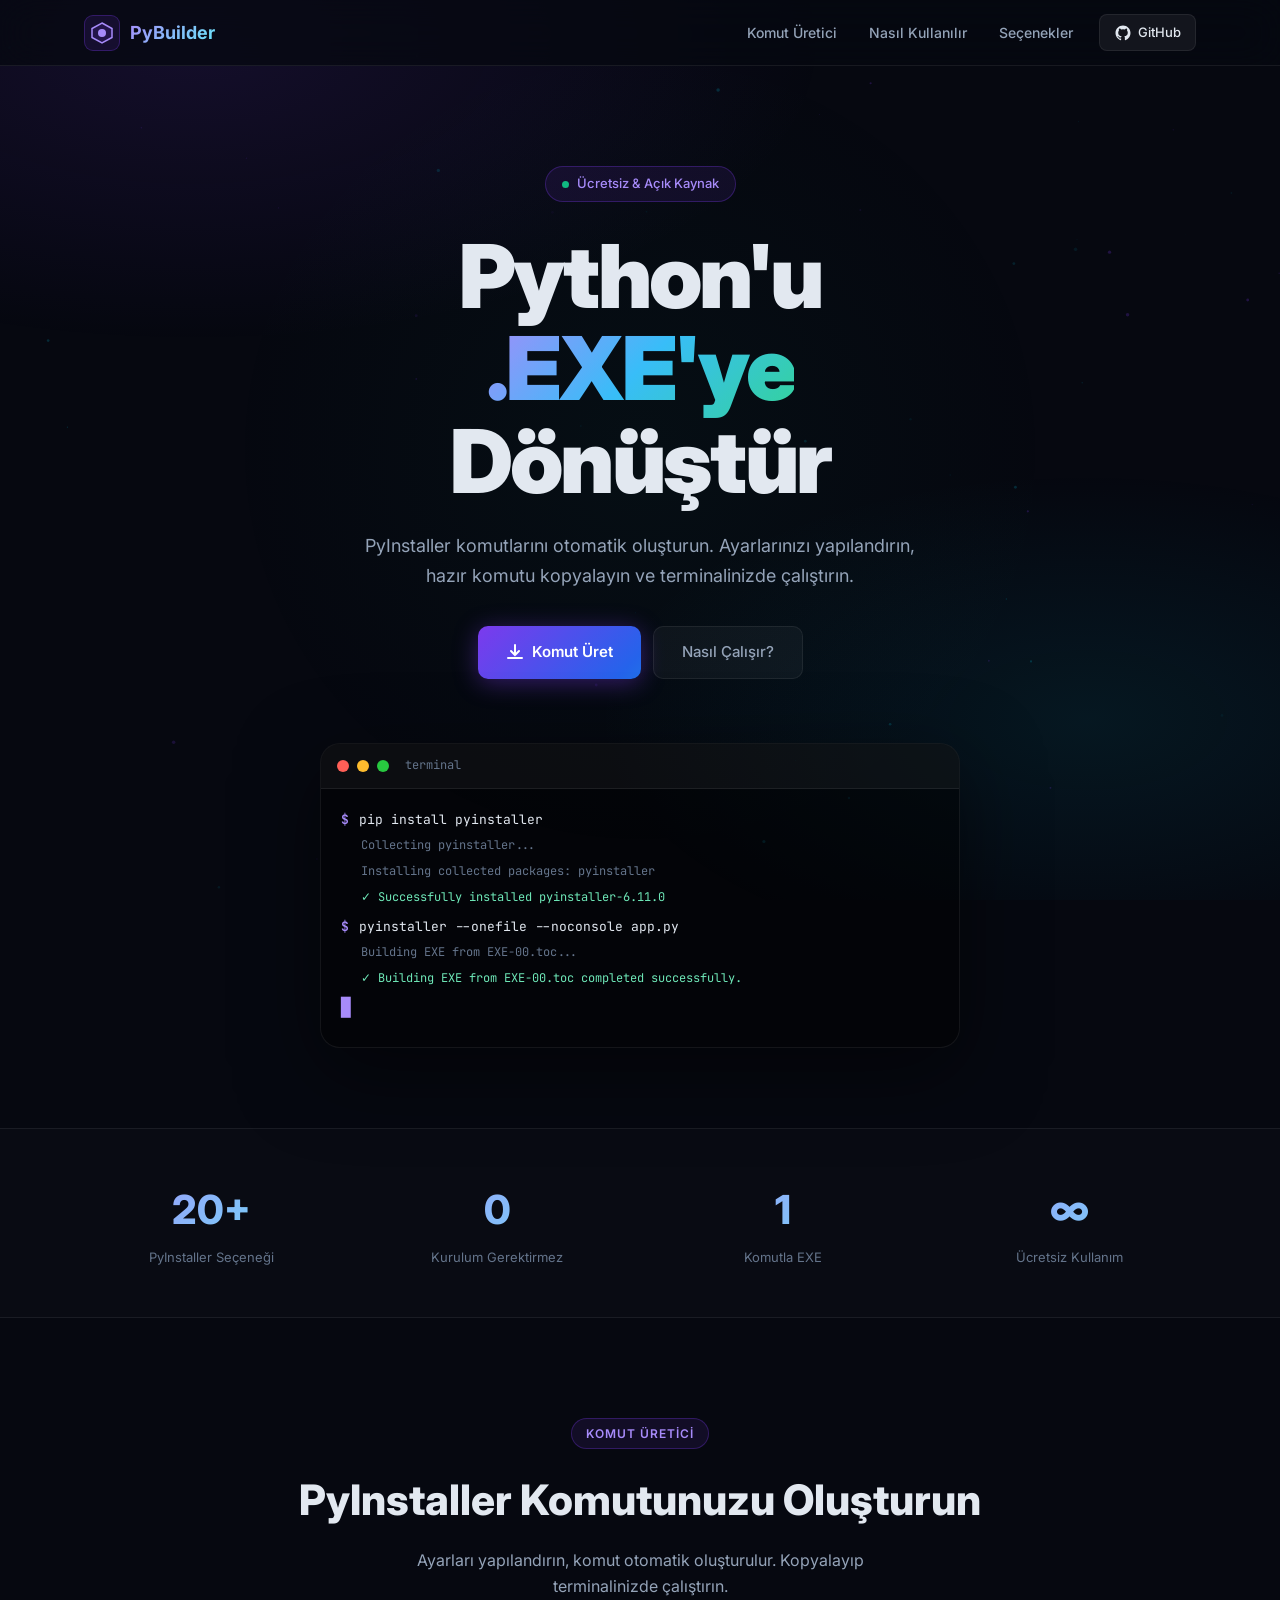
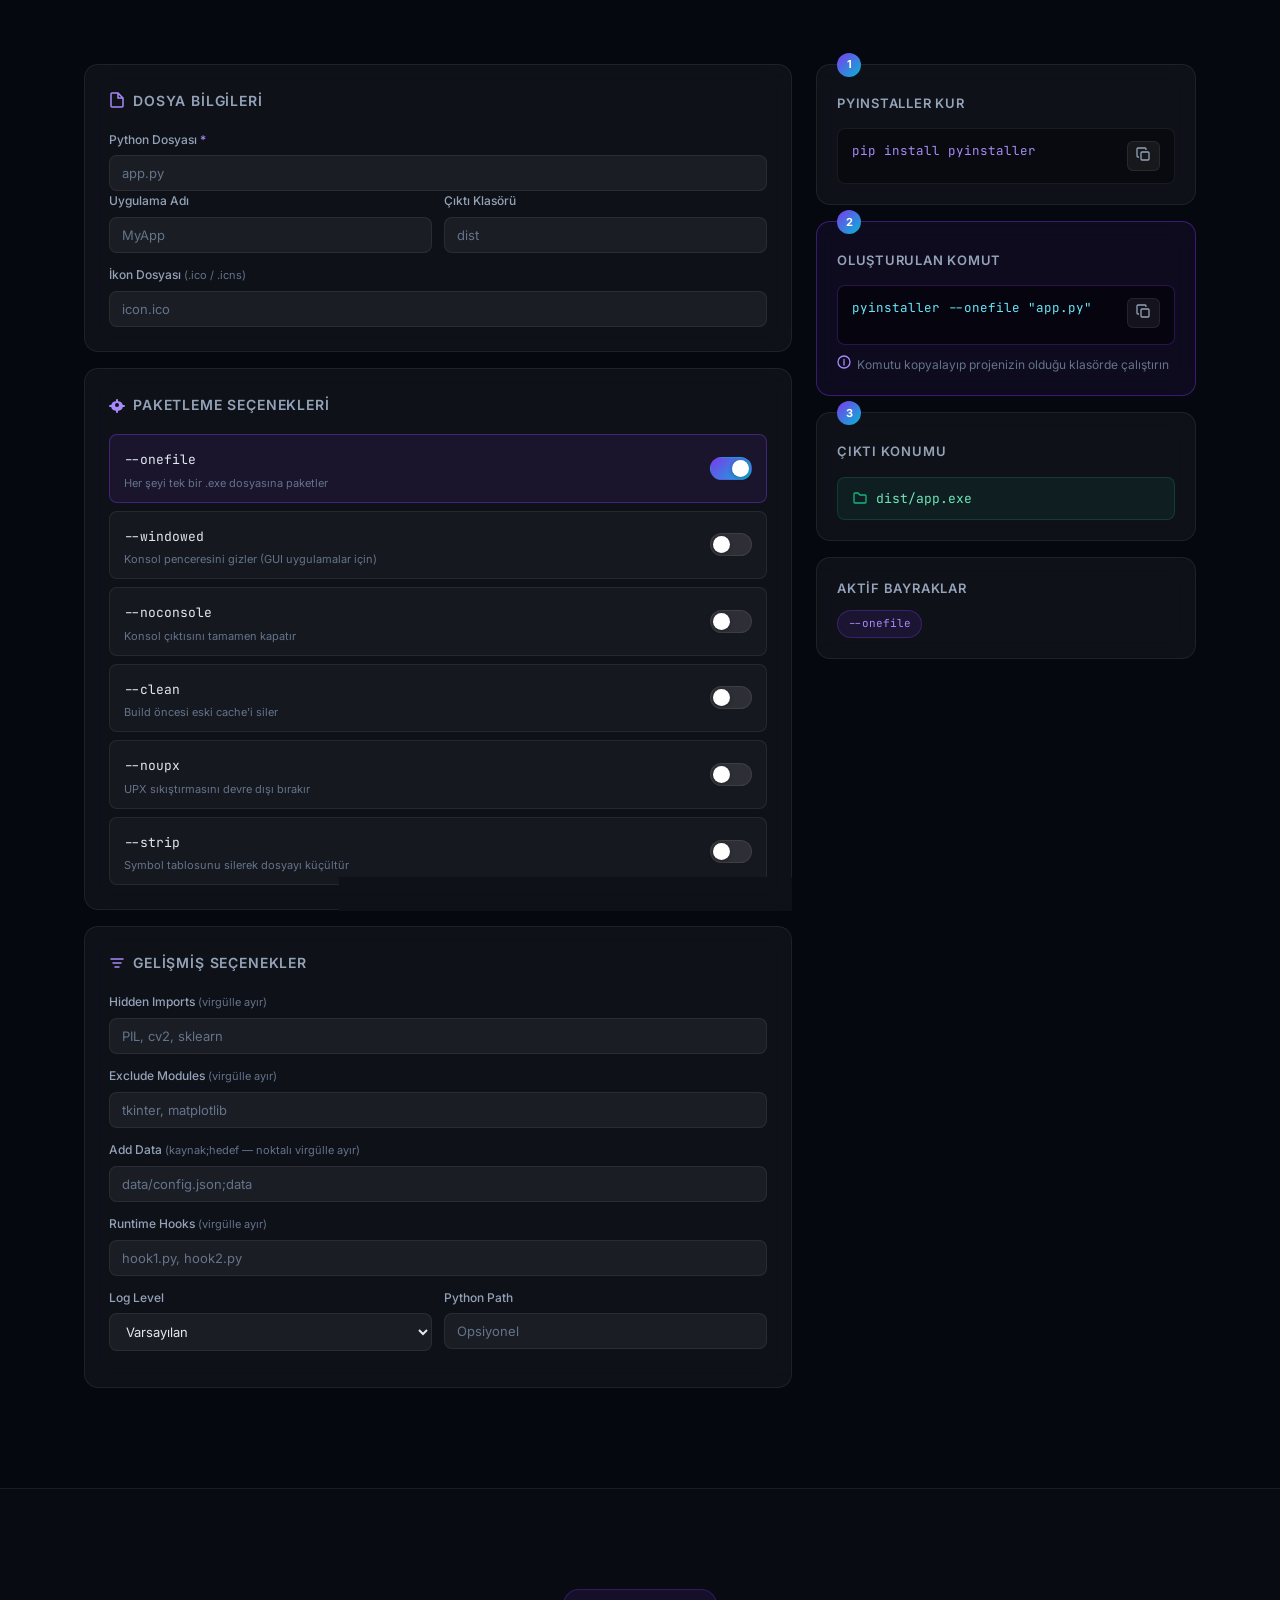
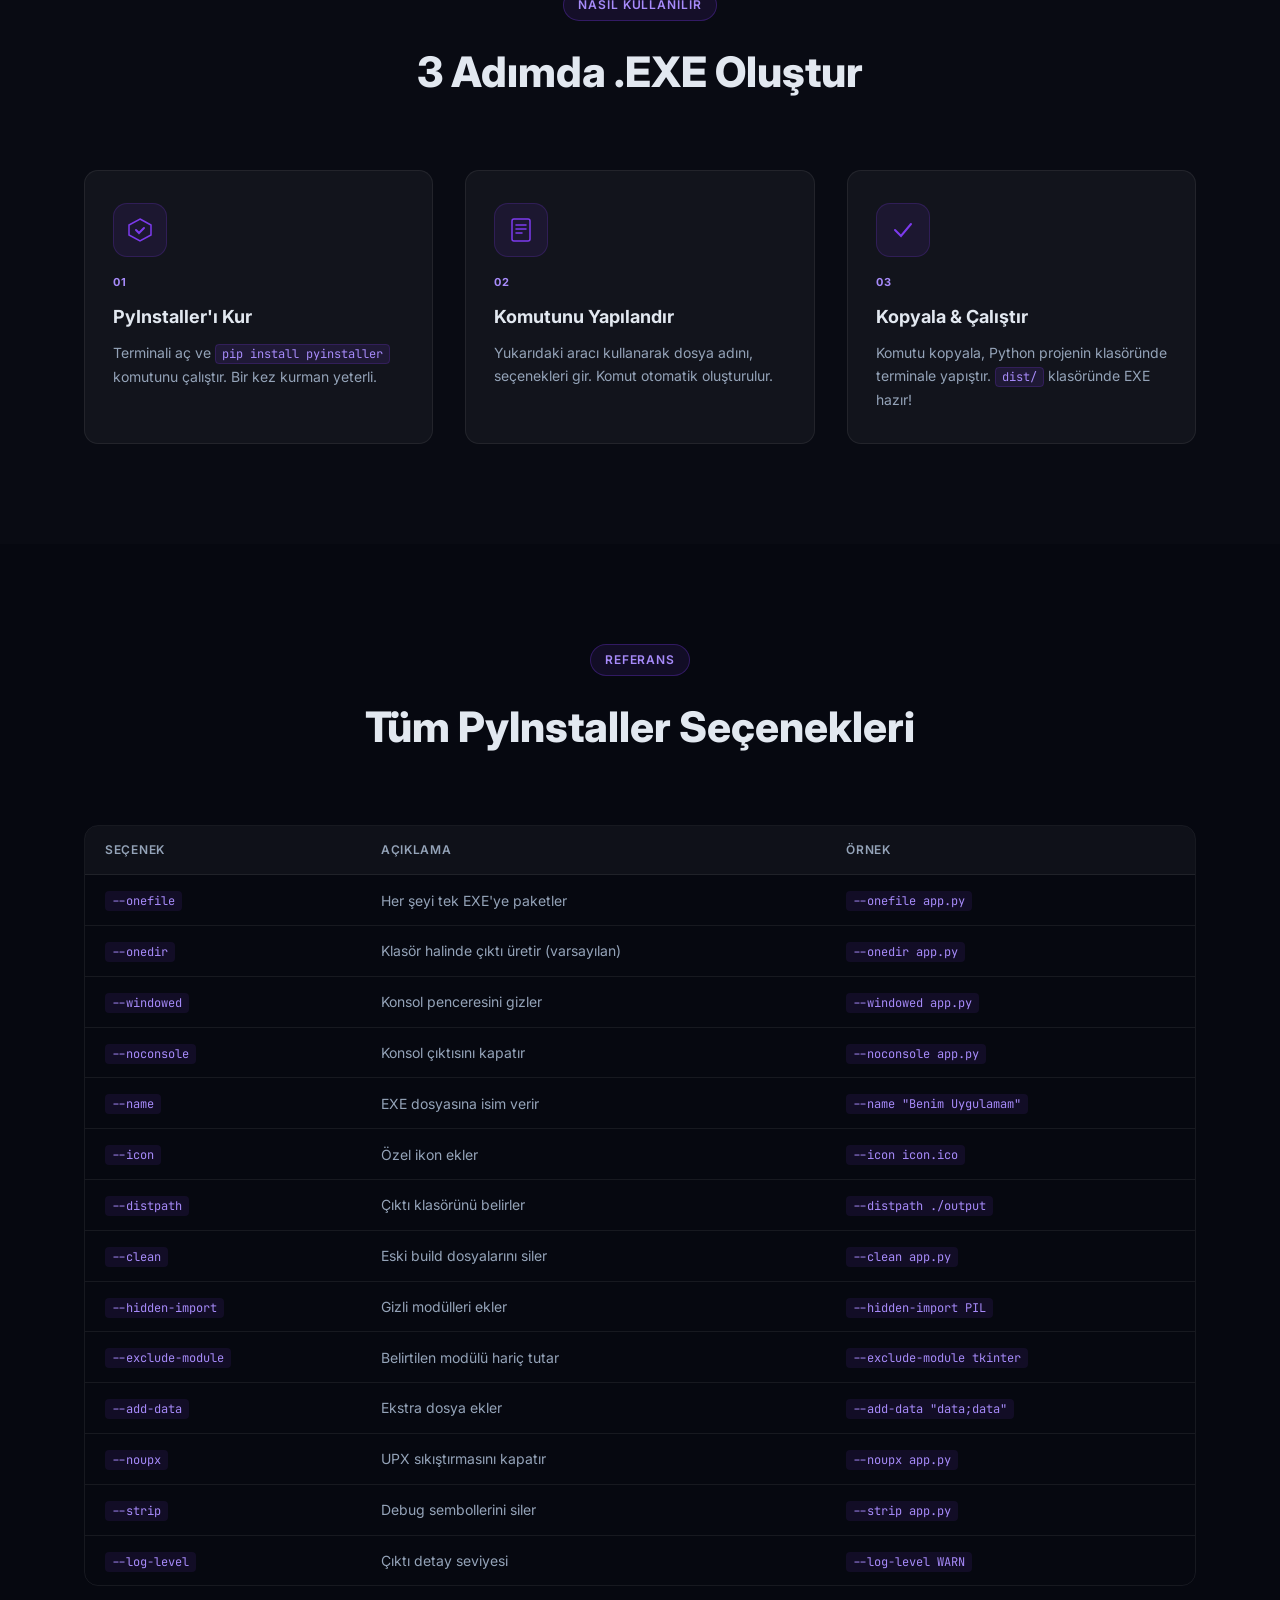
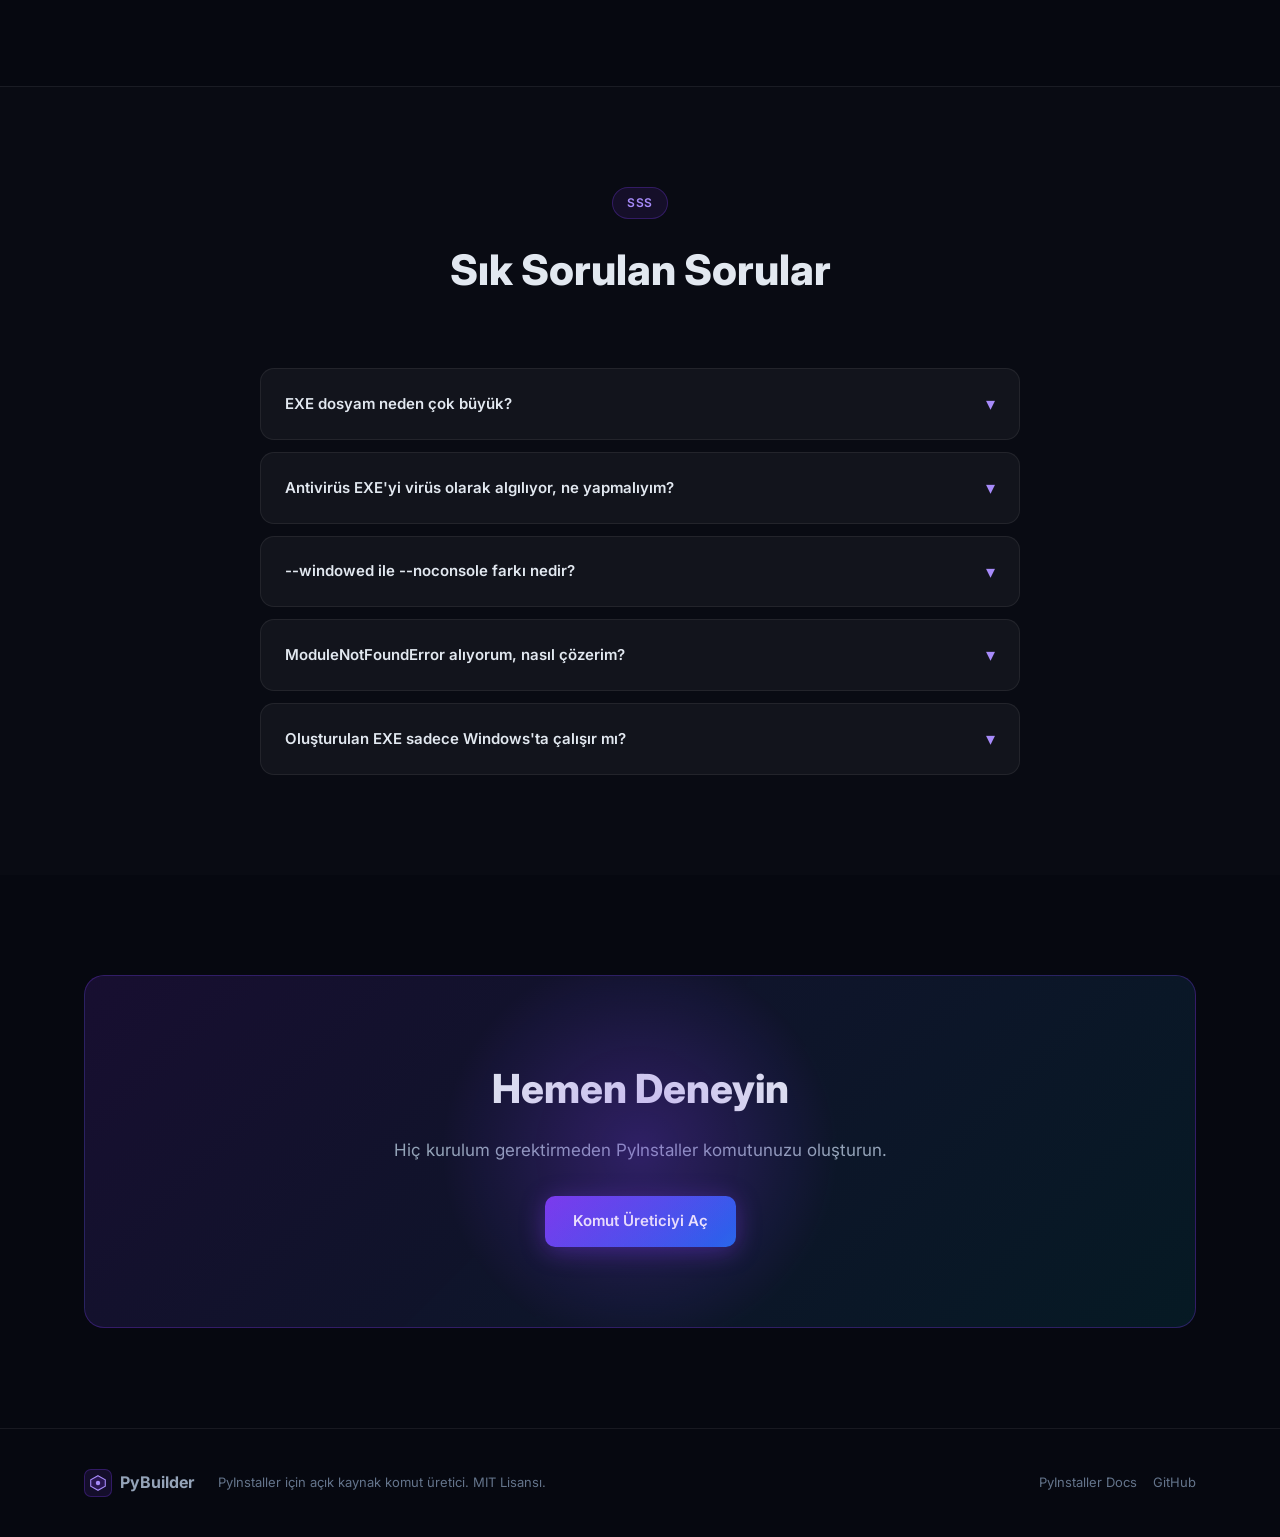
<file: index.html>
<!DOCTYPE html>
<html lang="tr">
<head>
  <meta charset="UTF-8" />
  <meta name="viewport" content="width=device-width, initial-scale=1.0" />
  <title>PyBuilder — Python'dan EXE'ye Dönüştürücü</title>
  <meta name="description" content="Python dosyalarınızı kolayca .exe uygulamasına dönüştürün. PyInstaller komutlarını otomatik oluşturun, kopyalayın ve çalıştırın." />
  <meta property="og:title" content="PyBuilder — Python'dan EXE'ye" />
  <meta property="og:description" content="PyInstaller için ücretsiz komut üretici. Tek tıkla .exe oluşturun." />
  <link rel="preconnect" href="https://fonts.googleapis.com" />
  <link href="https://fonts.googleapis.com/css2?family=Inter:wght@300;400;500;600;700;800;900&family=JetBrains+Mono:wght@400;500;600&display=swap" rel="stylesheet" />
  <link rel="stylesheet" href="style.css" />
</head>
<body>

<!-- Animated BG -->
<div class="bg-mesh"></div>
<canvas id="canvas" class="bg-canvas"></canvas>

<!-- ── HEADER ── -->
<header class="header" id="header">
  <div class="container header-inner">
    <a href="#" class="logo">
      <div class="logo-gem">
        <svg width="22" height="22" viewBox="0 0 22 22" fill="none">
          <path d="M11 1L21 6.5V15.5L11 21L1 15.5V6.5L11 1Z" stroke="url(#lg1)" stroke-width="1.5" fill="rgba(124,58,237,0.15)"/>
          <circle cx="11" cy="11" r="4" fill="url(#lg1)"/>
          <defs>
            <linearGradient id="lg1" x1="1" y1="1" x2="21" y2="21">
              <stop offset="0%" stop-color="#A78BFA"/>
              <stop offset="100%" stop-color="#06B6D4"/>
            </linearGradient>
          </defs>
        </svg>
      </div>
      <span class="logo-name">PyBuilder</span>
    </a>
    <nav class="nav">
      <a href="#builder" class="nav-link">Komut Üretici</a>
      <a href="#guide" class="nav-link">Nasıl Kullanılır</a>
      <a href="#options" class="nav-link">Seçenekler</a>
      <a href="https://github.com/ali-akyuz/pyinstaller" target="_blank" class="nav-github">
        <svg width="18" height="18" viewBox="0 0 24 24" fill="currentColor"><path d="M12 2C6.477 2 2 6.484 2 12.017c0 4.425 2.865 8.18 6.839 9.504.5.092.682-.217.682-.483 0-.237-.008-.868-.013-1.703-2.782.605-3.369-1.343-3.369-1.343-.454-1.158-1.11-1.466-1.11-1.466-.908-.62.069-.608.069-.608 1.003.07 1.531 1.032 1.531 1.032.892 1.53 2.341 1.088 2.91.832.092-.647.35-1.088.636-1.338-2.22-.253-4.555-1.113-4.555-4.951 0-1.093.39-1.988 1.029-2.688-.103-.253-.446-1.272.098-2.65 0 0 .84-.27 2.75 1.026A9.564 9.564 0 0 1 12 6.844a9.59 9.59 0 0 1 2.504.337c1.909-1.296 2.747-1.027 2.747-1.027.546 1.379.202 2.398.1 2.651.64.7 1.028 1.595 1.028 2.688 0 3.848-2.339 4.695-4.566 4.943.359.309.678.92.678 1.855 0 1.338-.012 2.419-.012 2.747 0 .268.18.58.688.482A10.019 10.019 0 0 0 22 12.017C22 6.484 17.522 2 12 2z"/></svg>
        GitHub
      </a>
    </nav>
    <button class="menu-btn" id="menu-btn" onclick="toggleMenu()">
      <span></span><span></span><span></span>
    </button>
  </div>
</header>

<!-- Mobile nav -->
<div class="mobile-nav" id="mobile-nav">
  <a href="#builder" onclick="toggleMenu()">Komut Üretici</a>
  <a href="#guide" onclick="toggleMenu()">Nasıl Kullanılır</a>
  <a href="#options" onclick="toggleMenu()">Seçenekler</a>
  <a href="https://github.com/ali-akyuz/pyinstaller" target="_blank">GitHub</a>
</div>

<!-- ── HERO ── -->
<section class="hero">
  <div class="container">
    <div class="hero-badge">
      <span class="badge-dot"></span>
      Ücretsiz & Açık Kaynak
    </div>
    <h1 class="hero-title">
      Python'u<br/>
      <span class="gradient-text">.EXE'ye</span><br/>
      Dönüştür
    </h1>
    <p class="hero-sub">
      PyInstaller komutlarını otomatik oluşturun. Ayarlarınızı yapılandırın,<br/>
      hazır komutu kopyalayın ve terminalinizde çalıştırın.
    </p>
    <div class="hero-actions">
      <a href="#builder" class="btn-primary">
        <svg width="18" height="18" viewBox="0 0 18 18" fill="none"><path d="M9 1v10M5 7l4 4 4-4M2 14h14" stroke="currentColor" stroke-width="2" stroke-linecap="round"/></svg>
        Komut Üret
      </a>
      <a href="#guide" class="btn-ghost">Nasıl Çalışır?</a>
    </div>

    <!-- Terminal mockup -->
    <div class="hero-terminal">
      <div class="terminal-bar">
        <span class="t-dot red"></span>
        <span class="t-dot yellow"></span>
        <span class="t-dot green"></span>
        <span class="t-title">terminal</span>
      </div>
      <div class="terminal-body">
        <div class="t-line"><span class="t-prompt">$</span> <span class="t-cmd typing" id="hero-cmd">pip install pyinstaller</span></div>
        <div class="t-line t-out">Collecting pyinstaller...</div>
        <div class="t-line t-out">Installing collected packages: pyinstaller</div>
        <div class="t-line t-success">✓ Successfully installed pyinstaller-6.11.0</div>
        <div class="t-line" style="margin-top:8px"><span class="t-prompt">$</span> <span class="t-cmd">pyinstaller --onefile --noconsole app.py</span></div>
        <div class="t-line t-out">Building EXE from EXE-00.toc...</div>
        <div class="t-line t-success">✓ Building EXE from EXE-00.toc completed successfully.</div>
        <div class="t-line t-cursor">█</div>
      </div>
    </div>
  </div>
</section>

<!-- ── STATS ── -->
<section class="stats-section">
  <div class="container">
    <div class="stats-grid">
      <div class="stat-item">
        <div class="stat-num">20+</div>
        <div class="stat-label">PyInstaller Seçeneği</div>
      </div>
      <div class="stat-item">
        <div class="stat-num">0</div>
        <div class="stat-label">Kurulum Gerektirmez</div>
      </div>
      <div class="stat-item">
        <div class="stat-num">1</div>
        <div class="stat-label">Komutla EXE</div>
      </div>
      <div class="stat-item">
        <div class="stat-num">∞</div>
        <div class="stat-label">Ücretsiz Kullanım</div>
      </div>
    </div>
  </div>
</section>

<!-- ── BUILDER ── -->
<section class="builder-section" id="builder">
  <div class="container">
    <div class="section-header">
      <div class="section-badge">Komut Üretici</div>
      <h2 class="section-title">PyInstaller Komutunuzu Oluşturun</h2>
      <p class="section-sub">Ayarları yapılandırın, komut otomatik oluşturulur. Kopyalayıp terminalinizde çalıştırın.</p>
    </div>

    <div class="builder-grid">

      <!-- LEFT: Settings -->
      <div class="builder-left">

        <!-- File info -->
        <div class="builder-card">
          <h3 class="card-title">
            <svg width="16" height="16" viewBox="0 0 16 16" fill="none"><path d="M9 1H3a1 1 0 0 0-1 1v12a1 1 0 0 0 1 1h10a1 1 0 0 0 1-1V6L9 1z" stroke="currentColor" stroke-width="1.5"/><path d="M9 1v5h5" stroke="currentColor" stroke-width="1.5"/></svg>
            Dosya Bilgileri
          </h3>
          <div class="field-row">
            <div class="field">
              <label>Python Dosyası <span class="req">*</span></label>
              <input type="text" id="f-script" class="input" placeholder="app.py" oninput="generate()" />
            </div>
          </div>
          <div class="field-row two">
            <div class="field">
              <label>Uygulama Adı</label>
              <input type="text" id="f-name" class="input" placeholder="MyApp" oninput="generate()" />
            </div>
            <div class="field">
              <label>Çıktı Klasörü</label>
              <input type="text" id="f-dist" class="input" placeholder="dist" oninput="generate()" />
            </div>
          </div>
          <div class="field">
            <label>İkon Dosyası <span class="hint">(.ico / .icns)</span></label>
            <input type="text" id="f-icon" class="input" placeholder="icon.ico" oninput="generate()" />
          </div>
        </div>

        <!-- Main Options -->
        <div class="builder-card">
          <h3 class="card-title">
            <svg width="16" height="16" viewBox="0 0 16 16" fill="none"><path d="M8 2a1 1 0 0 1 1 1v1.17A5 5 0 0 1 13.83 8H15a1 1 0 0 1 0 2h-1.17A5 5 0 0 1 9 13.83V15a1 1 0 0 1-2 0v-1.17A5 5 0 0 1 2.17 10H1a1 1 0 0 1 0-2h1.17A5 5 0 0 1 7 4.17V3a1 1 0 0 1 1-1zm0 4a2 2 0 1 0 0 4 2 2 0 0 0 0-4z" fill="currentColor"/></svg>
            Paketleme Seçenekleri
          </h3>
          <div class="options-list">
            <label class="opt-row" onclick="toggleOpt(this,'one-file')">
              <div class="opt-left">
                <div class="opt-name"><code>--onefile</code></div>
                <div class="opt-desc">Her şeyi tek bir .exe dosyasına paketler</div>
              </div>
              <div class="toggle" id="tog-one-file">
                <input type="checkbox" id="one-file" checked onchange="generate()" />
                <span class="knob"></span>
              </div>
            </label>
            <label class="opt-row" onclick="toggleOpt(this,'windowed')">
              <div class="opt-left">
                <div class="opt-name"><code>--windowed</code></div>
                <div class="opt-desc">Konsol penceresini gizler (GUI uygulamalar için)</div>
              </div>
              <div class="toggle" id="tog-windowed">
                <input type="checkbox" id="windowed" onchange="generate()" />
                <span class="knob"></span>
              </div>
            </label>
            <label class="opt-row" onclick="toggleOpt(this,'noconsole')">
              <div class="opt-left">
                <div class="opt-name"><code>--noconsole</code></div>
                <div class="opt-desc">Konsol çıktısını tamamen kapatır</div>
              </div>
              <div class="toggle" id="tog-noconsole">
                <input type="checkbox" id="noconsole" onchange="generate()" />
                <span class="knob"></span>
              </div>
            </label>
            <label class="opt-row" onclick="toggleOpt(this,'clean')">
              <div class="opt-left">
                <div class="opt-name"><code>--clean</code></div>
                <div class="opt-desc">Build öncesi eski cache'i siler</div>
              </div>
              <div class="toggle" id="tog-clean">
                <input type="checkbox" id="clean" onchange="generate()" />
                <span class="knob"></span>
              </div>
            </label>
            <label class="opt-row" onclick="toggleOpt(this,'noupx')">
              <div class="opt-left">
                <div class="opt-name"><code>--noupx</code></div>
                <div class="opt-desc">UPX sıkıştırmasını devre dışı bırakır</div>
              </div>
              <div class="toggle" id="tog-noupx">
                <input type="checkbox" id="noupx" onchange="generate()" />
                <span class="knob"></span>
              </div>
            </label>
            <label class="opt-row" onclick="toggleOpt(this,'strip')">
              <div class="opt-left">
                <div class="opt-name"><code>--strip</code></div>
                <div class="opt-desc">Symbol tablosunu silerek dosyayı küçültür</div>
              </div>
              <div class="toggle" id="tog-strip">
                <input type="checkbox" id="strip" onchange="generate()" />
                <span class="knob"></span>
              </div>
            </label>
          </div>
        </div>

        <!-- Advanced -->
        <div class="builder-card">
          <h3 class="card-title">
            <svg width="16" height="16" viewBox="0 0 16 16" fill="none"><path d="M2 4h12M4 8h8M6 12h4" stroke="currentColor" stroke-width="1.5" stroke-linecap="round"/></svg>
            Gelişmiş Seçenekler
          </h3>
          <div class="field">
            <label>Hidden Imports <span class="hint">(virgülle ayır)</span></label>
            <input type="text" id="f-hidden" class="input" placeholder="PIL, cv2, sklearn" oninput="generate()" />
          </div>
          <div class="field">
            <label>Exclude Modules <span class="hint">(virgülle ayır)</span></label>
            <input type="text" id="f-exclude" class="input" placeholder="tkinter, matplotlib" oninput="generate()" />
          </div>
          <div class="field">
            <label>Add Data <span class="hint">(kaynak;hedef — noktalı virgülle ayır)</span></label>
            <input type="text" id="f-data" class="input" placeholder="data/config.json;data" oninput="generate()" />
          </div>
          <div class="field">
            <label>Runtime Hooks <span class="hint">(virgülle ayır)</span></label>
            <input type="text" id="f-hooks" class="input" placeholder="hook1.py, hook2.py" oninput="generate()" />
          </div>
          <div class="field-row two">
            <div class="field">
              <label>Log Level</label>
              <select id="f-loglevel" class="input select" onchange="generate()">
                <option value="">Varsayılan</option>
                <option value="TRACE">TRACE</option>
                <option value="DEBUG">DEBUG</option>
                <option value="INFO">INFO</option>
                <option value="WARN">WARN</option>
                <option value="DEPRECATION">DEPRECATION</option>
                <option value="ERROR">ERROR</option>
                <option value="FATAL">FATAL</option>
              </select>
            </div>
            <div class="field">
              <label>Python Path</label>
              <input type="text" id="f-pypath" class="input" placeholder="Opsiyonel" oninput="generate()" />
            </div>
          </div>
        </div>

      </div>

      <!-- RIGHT: Output -->
      <div class="builder-right">
        <div class="output-sticky">

          <!-- Step 1: Install -->
          <div class="output-card step-card">
            <div class="step-num">1</div>
            <h3>PyInstaller Kur</h3>
            <div class="cmd-block" id="install-block">
              <code id="install-cmd">pip install pyinstaller</code>
              <button class="copy-btn" onclick="copyCmd('install-cmd', this)" title="Kopyala">
                <svg width="15" height="15" viewBox="0 0 15 15" fill="none"><rect x="5" y="5" width="8" height="8" rx="1" stroke="currentColor" stroke-width="1.3"/><path d="M3 10H2a1 1 0 0 1-1-1V2a1 1 0 0 1 1-1h7a1 1 0 0 1 1 1v1" stroke="currentColor" stroke-width="1.3"/></svg>
              </button>
            </div>
          </div>

          <!-- Step 2: Generated command -->
          <div class="output-card step-card main-cmd-card">
            <div class="step-num">2</div>
            <h3>Oluşturulan Komut</h3>
            <div class="cmd-block generated-block" id="gen-block">
              <code id="gen-cmd">pyinstaller --onefile app.py</code>
              <button class="copy-btn" onclick="copyCmd('gen-cmd', this)" title="Kopyala">
                <svg width="15" height="15" viewBox="0 0 15 15" fill="none"><rect x="5" y="5" width="8" height="8" rx="1" stroke="currentColor" stroke-width="1.3"/><path d="M3 10H2a1 1 0 0 1-1-1V2a1 1 0 0 1 1-1h7a1 1 0 0 1 1 1v1" stroke="currentColor" stroke-width="1.3"/></svg>
              </button>
            </div>
            <div class="cmd-note" id="cmd-note">
              <svg width="14" height="14" viewBox="0 0 14 14" fill="none"><circle cx="7" cy="7" r="6" stroke="#A78BFA" stroke-width="1.3"/><path d="M7 6v4M7 4.5v.5" stroke="#A78BFA" stroke-width="1.3" stroke-linecap="round"/></svg>
              <span>Komutu kopyalayıp projenizin olduğu klasörde çalıştırın</span>
            </div>
          </div>

          <!-- Step 3: Output -->
          <div class="output-card step-card">
            <div class="step-num">3</div>
            <h3>Çıktı Konumu</h3>
            <div class="output-path" id="output-path">
              <svg width="16" height="16" viewBox="0 0 16 16" fill="none"><path d="M2 4a1 1 0 0 1 1-1h3l2 2h5a1 1 0 0 1 1 1v6a1 1 0 0 1-1 1H3a1 1 0 0 1-1-1V4z" stroke="#10B981" stroke-width="1.3"/></svg>
              <code id="out-path">dist/app.exe</code>
            </div>
          </div>

          <!-- Flags summary -->
          <div class="output-card flags-card" id="flags-card">
            <h3>Aktif Bayraklar</h3>
            <div class="flags-list" id="flags-list"></div>
          </div>

        </div>
      </div>
    </div>
  </div>
</section>

<!-- ── GUIDE ── -->
<section class="guide-section" id="guide">
  <div class="container">
    <div class="section-header">
      <div class="section-badge">Nasıl Kullanılır</div>
      <h2 class="section-title">3 Adımda .EXE Oluştur</h2>
    </div>
    <div class="steps-grid">
      <div class="guide-step">
        <div class="guide-icon">
          <svg width="28" height="28" viewBox="0 0 28 28" fill="none"><path d="M14 3L25 9v10L14 25 3 19V9L14 3z" stroke="url(#gi1)" stroke-width="1.5"/><path d="M10 14l3 3 5-5" stroke="url(#gi1)" stroke-width="2" stroke-linecap="round"/><defs><linearGradient id="gi1" x1="3" y1="3" x2="25" y2="25"><stop stop-color="#7C3AED"/><stop offset="1" stop-color="#06B6D4"/></linearGradient></defs></svg>
        </div>
        <div class="guide-num">01</div>
        <h3>PyInstaller'ı Kur</h3>
        <p>Terminali aç ve <code>pip install pyinstaller</code> komutunu çalıştır. Bir kez kurman yeterli.</p>
      </div>
      <div class="guide-step">
        <div class="guide-icon">
          <svg width="28" height="28" viewBox="0 0 28 28" fill="none"><rect x="5" y="3" width="18" height="22" rx="2" stroke="url(#gi2)" stroke-width="1.5"/><path d="M9 9h10M9 13h10M9 17h6" stroke="url(#gi2)" stroke-width="1.5" stroke-linecap="round"/><defs><linearGradient id="gi2" x1="5" y1="3" x2="23" y2="25"><stop stop-color="#7C3AED"/><stop offset="1" stop-color="#06B6D4"/></linearGradient></defs></svg>
        </div>
        <div class="guide-num">02</div>
        <h3>Komutunu Yapılandır</h3>
        <p>Yukarıdaki aracı kullanarak dosya adını, seçenekleri gir. Komut otomatik oluşturulur.</p>
      </div>
      <div class="guide-step">
        <div class="guide-icon">
          <svg width="28" height="28" viewBox="0 0 28 28" fill="none"><path d="M6 14l6 6 10-12" stroke="url(#gi3)" stroke-width="2" stroke-linecap="round"/><defs><linearGradient id="gi3" x1="6" y1="8" x2="22" y2="20"><stop stop-color="#7C3AED"/><stop offset="1" stop-color="#06B6D4"/></linearGradient></defs></svg>
        </div>
        <div class="guide-num">03</div>
        <h3>Kopyala & Çalıştır</h3>
        <p>Komutu kopyala, Python projenin klasöründe terminale yapıştır. <code>dist/</code> klasöründe EXE hazır!</p>
      </div>
    </div>
  </div>
</section>

<!-- ── OPTIONS REF ── -->
<section class="options-section" id="options">
  <div class="container">
    <div class="section-header">
      <div class="section-badge">Referans</div>
      <h2 class="section-title">Tüm PyInstaller Seçenekleri</h2>
    </div>
    <div class="options-table-wrap">
      <table class="options-table">
        <thead>
          <tr>
            <th>Seçenek</th>
            <th>Açıklama</th>
            <th>Örnek</th>
          </tr>
        </thead>
        <tbody>
          <tr><td><code>--onefile</code></td><td>Her şeyi tek EXE'ye paketler</td><td><code>--onefile app.py</code></td></tr>
          <tr><td><code>--onedir</code></td><td>Klasör halinde çıktı üretir (varsayılan)</td><td><code>--onedir app.py</code></td></tr>
          <tr><td><code>--windowed</code></td><td>Konsol penceresini gizler</td><td><code>--windowed app.py</code></td></tr>
          <tr><td><code>--noconsole</code></td><td>Konsol çıktısını kapatır</td><td><code>--noconsole app.py</code></td></tr>
          <tr><td><code>--name</code></td><td>EXE dosyasına isim verir</td><td><code>--name "Benim Uygulamam"</code></td></tr>
          <tr><td><code>--icon</code></td><td>Özel ikon ekler</td><td><code>--icon icon.ico</code></td></tr>
          <tr><td><code>--distpath</code></td><td>Çıktı klasörünü belirler</td><td><code>--distpath ./output</code></td></tr>
          <tr><td><code>--clean</code></td><td>Eski build dosyalarını siler</td><td><code>--clean app.py</code></td></tr>
          <tr><td><code>--hidden-import</code></td><td>Gizli modülleri ekler</td><td><code>--hidden-import PIL</code></td></tr>
          <tr><td><code>--exclude-module</code></td><td>Belirtilen modülü hariç tutar</td><td><code>--exclude-module tkinter</code></td></tr>
          <tr><td><code>--add-data</code></td><td>Ekstra dosya ekler</td><td><code>--add-data "data;data"</code></td></tr>
          <tr><td><code>--noupx</code></td><td>UPX sıkıştırmasını kapatır</td><td><code>--noupx app.py</code></td></tr>
          <tr><td><code>--strip</code></td><td>Debug sembollerini siler</td><td><code>--strip app.py</code></td></tr>
          <tr><td><code>--log-level</code></td><td>Çıktı detay seviyesi</td><td><code>--log-level WARN</code></td></tr>
        </tbody>
      </table>
    </div>
  </div>
</section>

<!-- ── FAQ ── -->
<section class="faq-section">
  <div class="container">
    <div class="section-header">
      <div class="section-badge">SSS</div>
      <h2 class="section-title">Sık Sorulan Sorular</h2>
    </div>
    <div class="faq-list">
      <div class="faq-item" onclick="toggleFaq(this)">
        <div class="faq-q">EXE dosyam neden çok büyük? <span class="faq-arrow">▾</span></div>
        <div class="faq-a">PyInstaller tüm Python ortamını paketlediği için EXE büyük olabilir. <code>--noupx</code> yerine UPX kullanmayı veya <code>--exclude-module</code> ile gereksiz modülleri çıkarmayı deneyin.</div>
      </div>
      <div class="faq-item" onclick="toggleFaq(this)">
        <div class="faq-q">Antivirüs EXE'yi virüs olarak algılıyor, ne yapmalıyım? <span class="faq-arrow">▾</span></div>
        <div class="faq-a">Bu PyInstaller'ın bilinen bir sorunudur. Antivirüs programları PyInstaller EXE'lerini yanlış pozitif olarak işaretleyebilir. Antivirüs yazılımına istisna ekleyebilirsiniz. Alternatif olarak uygulamanızı imzalayabilirsiniz.</div>
      </div>
      <div class="faq-item" onclick="toggleFaq(this)">
        <div class="faq-q">--windowed ile --noconsole farkı nedir? <span class="faq-arrow">▾</span></div>
        <div class="faq-a"><code>--windowed</code> uygulamayı pencere modunda başlatır (konsol penceresi açmaz). <code>--noconsole</code> ise konsol çıktısını tamamen kapatır. GUI uygulamalar için ikisini birlikte kullanmak önerilir.</div>
      </div>
      <div class="faq-item" onclick="toggleFaq(this)">
        <div class="faq-q">ModuleNotFoundError alıyorum, nasıl çözerim? <span class="faq-arrow">▾</span></div>
        <div class="faq-a">Bazı modüller otomatik bulunamayabilir. <code>--hidden-import moduladi</code> seçeneğini kullanarak modülü manuel olarak ekleyin. Birden fazla modül için birden fazla <code>--hidden-import</code> ekleyebilirsiniz.</div>
      </div>
      <div class="faq-item" onclick="toggleFaq(this)">
        <div class="faq-q">Oluşturulan EXE sadece Windows'ta çalışır mı? <span class="faq-arrow">▾</span></div>
        <div class="faq-a">Evet. PyInstaller platform bağımlıdır. Windows'ta oluşturduğunuz EXE sadece Windows'ta, Mac'te oluşturduğunuz .app sadece macOS'ta çalışır.</div>
      </div>
    </div>
  </div>
</section>

<!-- ── CTA ── -->
<section class="cta-section">
  <div class="container">
    <div class="cta-card">
      <div class="cta-glow"></div>
      <h2>Hemen Deneyin</h2>
      <p>Hiç kurulum gerektirmeden PyInstaller komutunuzu oluşturun.</p>
      <a href="#builder" class="btn-primary">Komut Üreticiyi Aç</a>
    </div>
  </div>
</section>

<!-- ── FOOTER ── -->
<footer class="footer">
  <div class="container footer-inner">
    <div class="footer-logo">
      <div class="logo-gem small">
        <svg width="16" height="16" viewBox="0 0 22 22" fill="none">
          <path d="M11 1L21 6.5V15.5L11 21L1 15.5V6.5L11 1Z" stroke="url(#flg)" stroke-width="1.5" fill="rgba(124,58,237,0.2)"/>
          <circle cx="11" cy="11" r="3" fill="url(#flg)"/>
          <defs><linearGradient id="flg" x1="1" y1="1" x2="21" y2="21"><stop stop-color="#A78BFA"/><stop offset="1" stop-color="#06B6D4"/></linearGradient></defs>
        </svg>
      </div>
      <span>PyBuilder</span>
    </div>
    <p class="footer-copy">PyInstaller için açık kaynak komut üretici. MIT Lisansı.</p>
    <div class="footer-links">
      <a href="https://pyinstaller.org" target="_blank">PyInstaller Docs</a>
      <a href="https://github.com/ali-akyuz/pyinstaller" target="_blank">GitHub</a>
    </div>
  </div>
</footer>

<script src="app.js"></script>
</body>
</html>
</file>
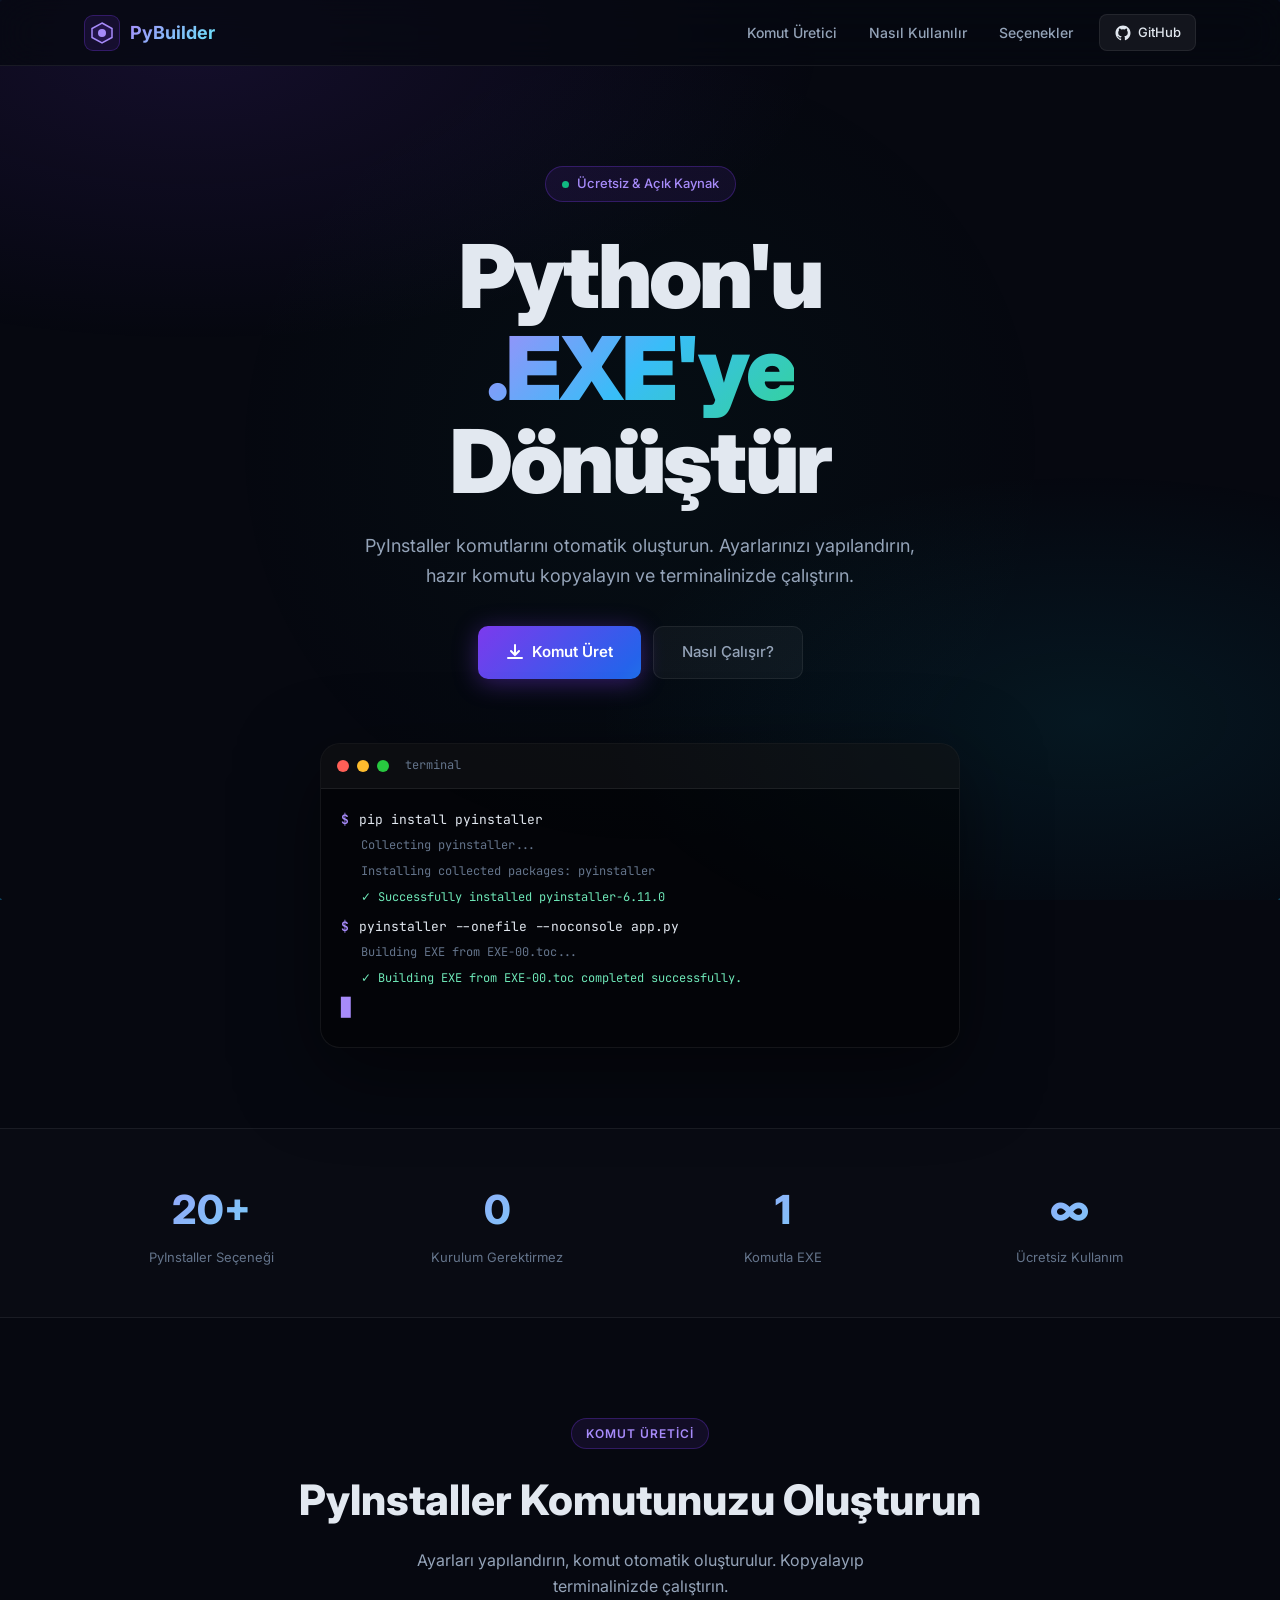
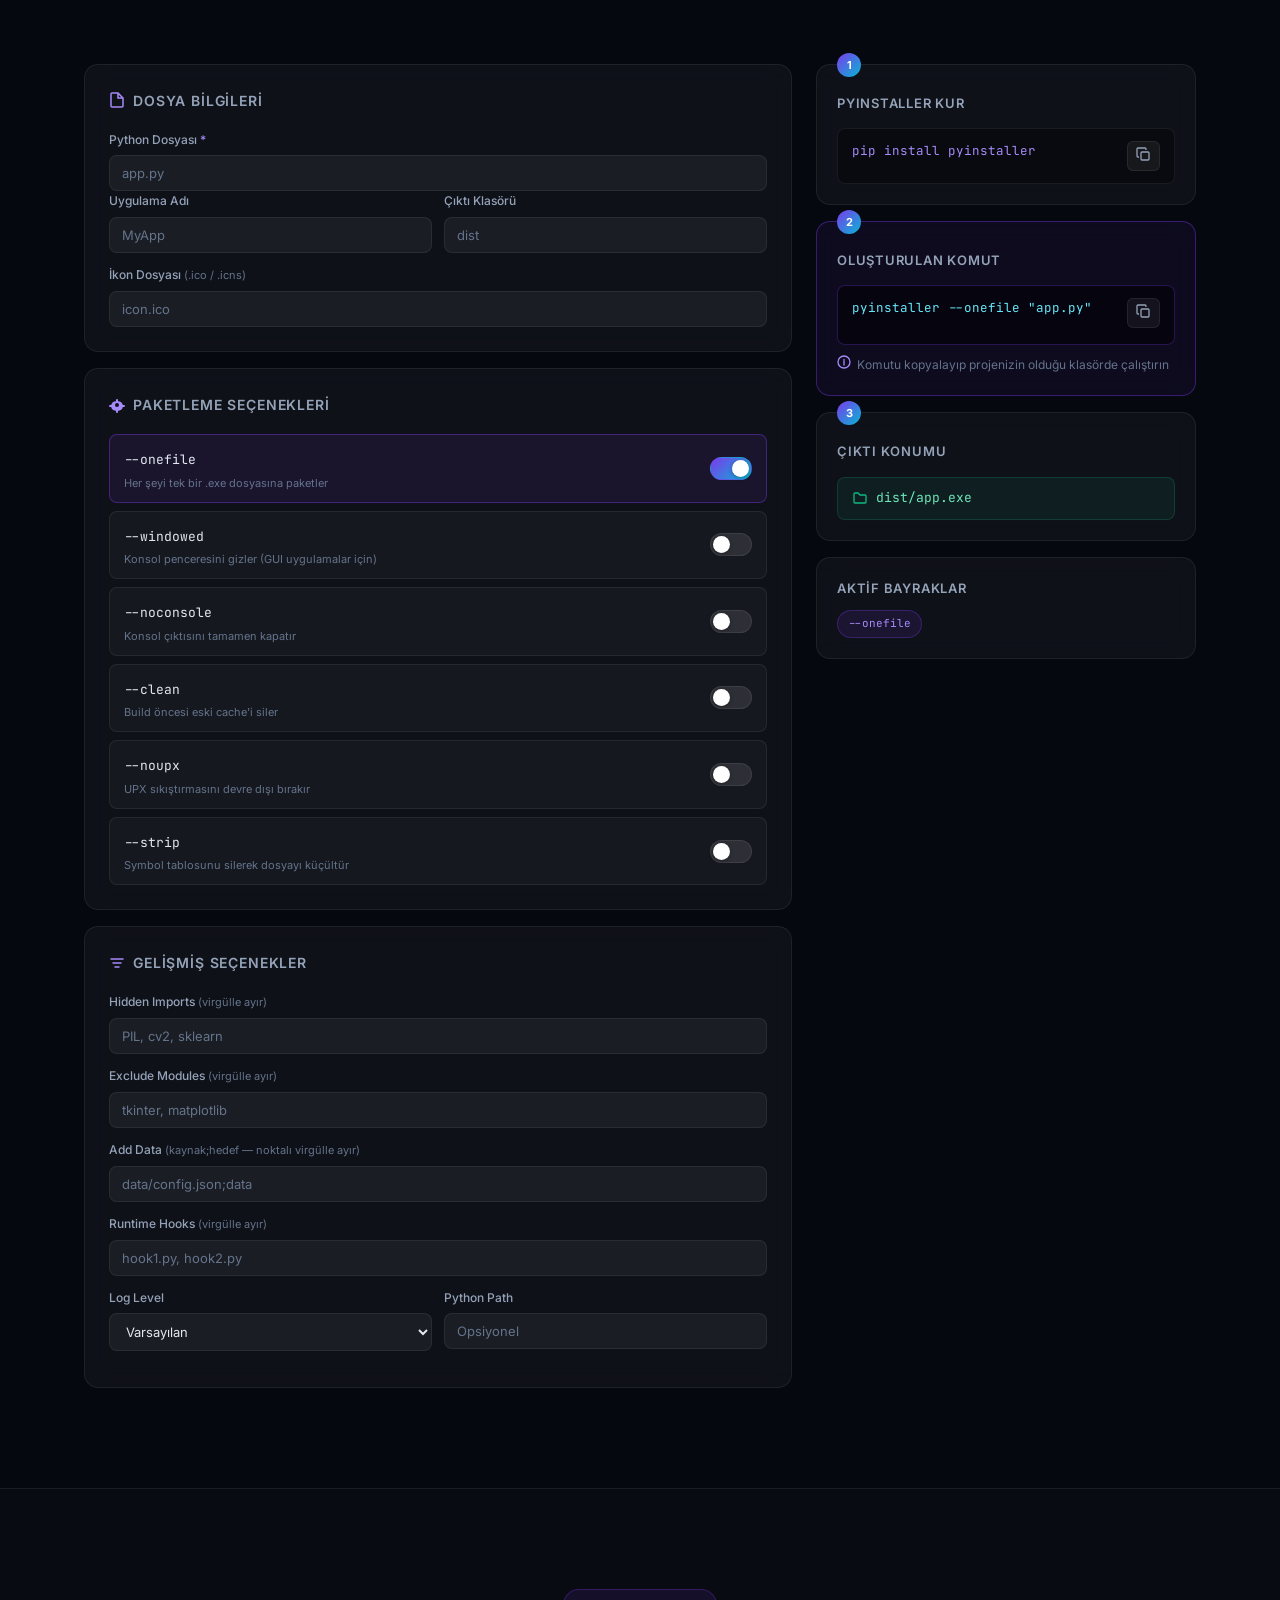
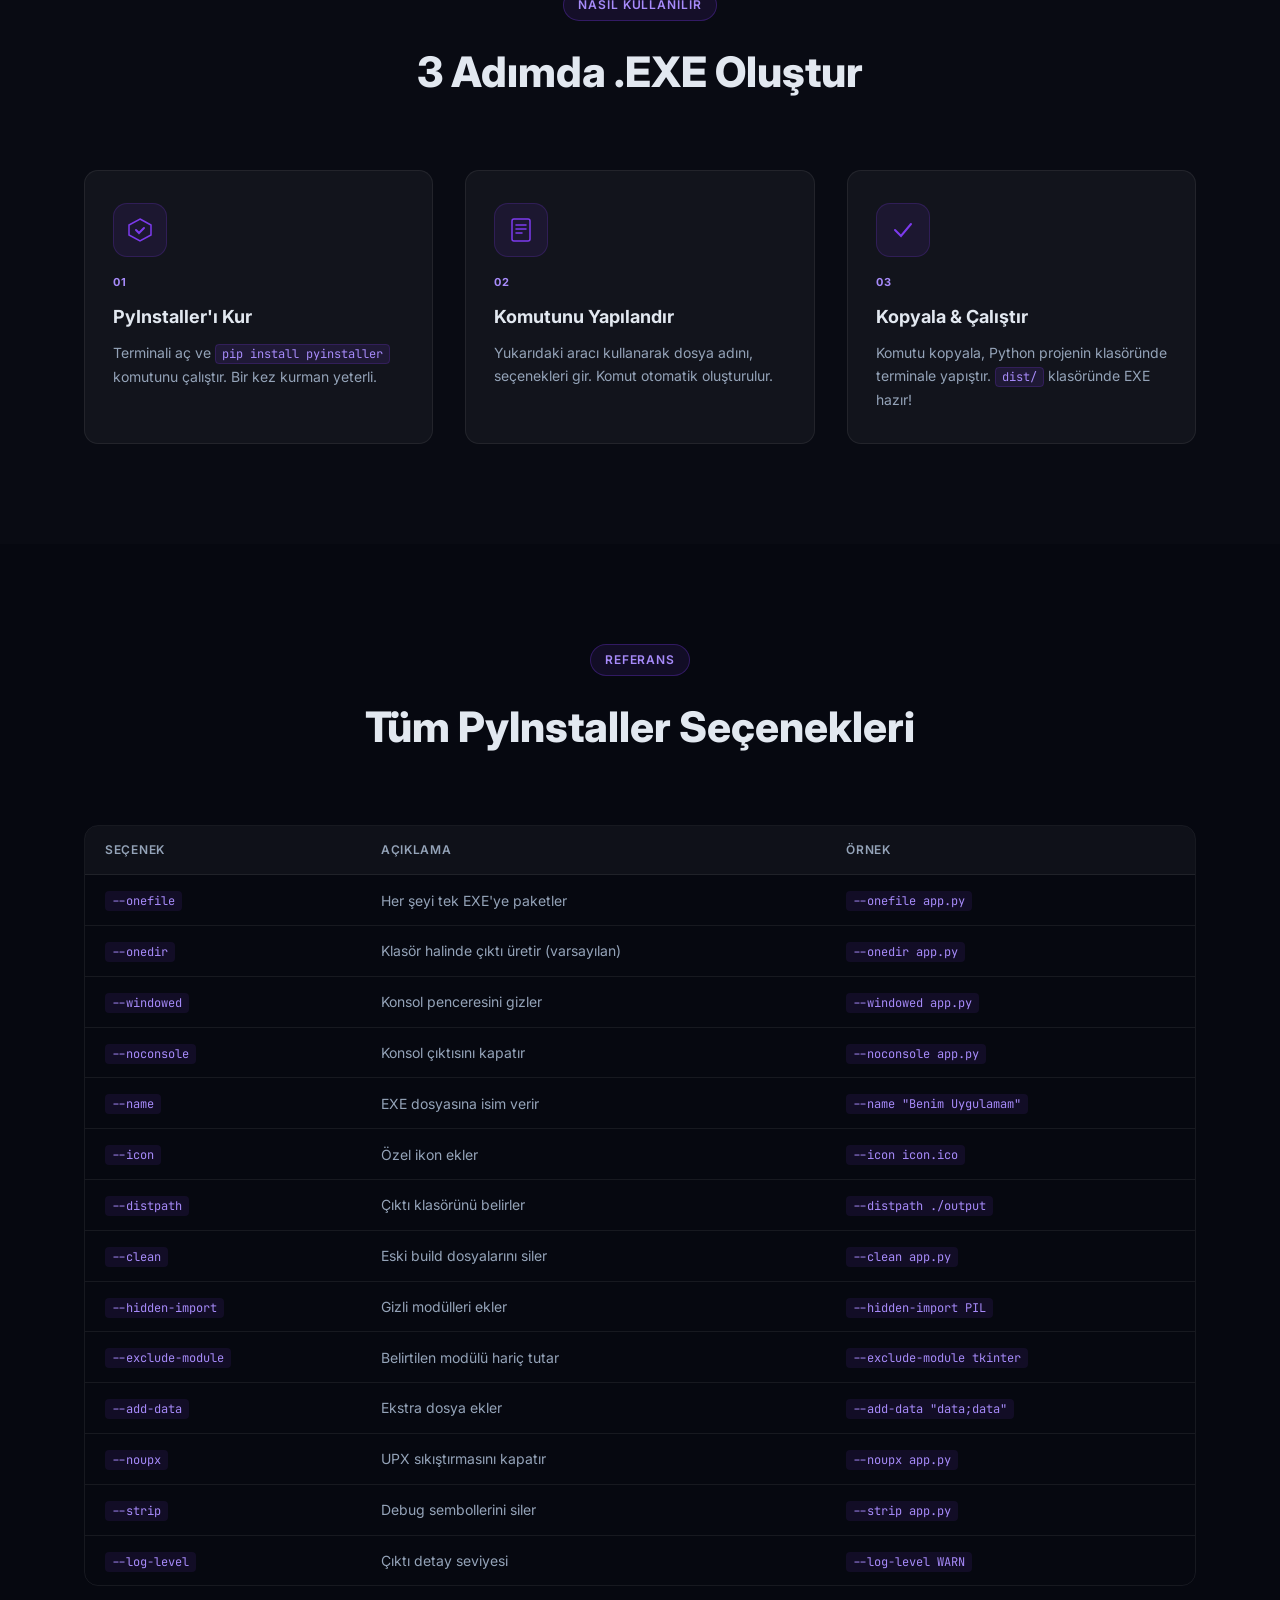
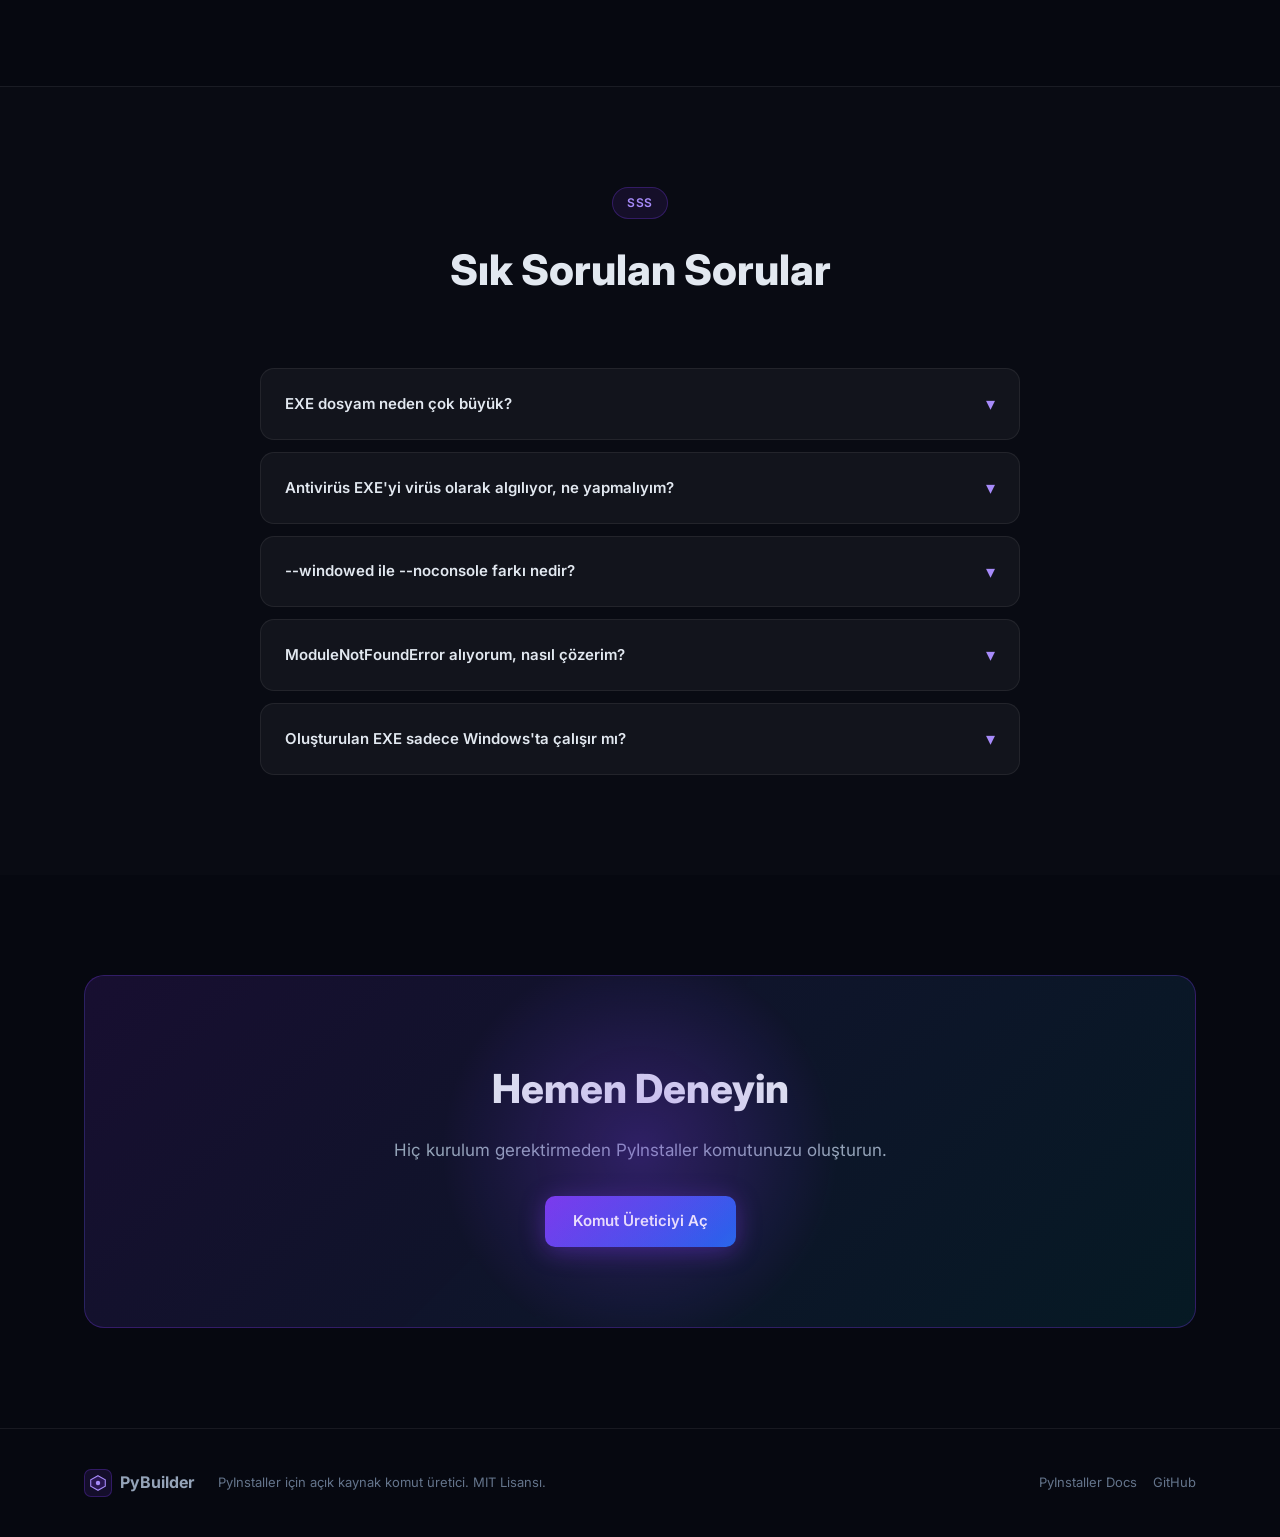
<file: static/index.html>
<!DOCTYPE html>
<html lang="tr">
<head>
  <meta charset="UTF-8" />
  <meta name="viewport" content="width=device-width, initial-scale=1.0" />
  <title>PyBuilder — Python'dan EXE'ye Dönüştürücü</title>
  <meta name="description" content="Python dosyalarınızı kolayca .exe uygulamasına dönüştürün. PyInstaller komutlarını otomatik oluşturun, kopyalayın ve çalıştırın." />
  <meta property="og:title" content="PyBuilder — Python'dan EXE'ye" />
  <meta property="og:description" content="PyInstaller için ücretsiz komut üretici. Tek tıkla .exe oluşturun." />
  <link rel="preconnect" href="https://fonts.googleapis.com" />
  <link href="https://fonts.googleapis.com/css2?family=Inter:wght@300;400;500;600;700;800;900&family=JetBrains+Mono:wght@400;500;600&display=swap" rel="stylesheet" />
  <link rel="stylesheet" href="/static/style.css" />
</head>
<body>

<!-- Animated BG -->
<div class="bg-mesh"></div>
<canvas id="canvas" class="bg-canvas"></canvas>

<!-- ── HEADER ── -->
<header class="header" id="header">
  <div class="container header-inner">
    <a href="#" class="logo">
      <div class="logo-gem">
        <svg width="22" height="22" viewBox="0 0 22 22" fill="none">
          <path d="M11 1L21 6.5V15.5L11 21L1 15.5V6.5L11 1Z" stroke="url(#lg1)" stroke-width="1.5" fill="rgba(124,58,237,0.15)"/>
          <circle cx="11" cy="11" r="4" fill="url(#lg1)"/>
          <defs>
            <linearGradient id="lg1" x1="1" y1="1" x2="21" y2="21">
              <stop offset="0%" stop-color="#A78BFA"/>
              <stop offset="100%" stop-color="#06B6D4"/>
            </linearGradient>
          </defs>
        </svg>
      </div>
      <span class="logo-name">PyBuilder</span>
    </a>
    <nav class="nav">
      <a href="#builder" class="nav-link">Komut Üretici</a>
      <a href="#guide" class="nav-link">Nasıl Kullanılır</a>
      <a href="#options" class="nav-link">Seçenekler</a>
      <a href="https://github.com/ali-akyuz/pyinstaller" target="_blank" class="nav-github">
        <svg width="18" height="18" viewBox="0 0 24 24" fill="currentColor"><path d="M12 2C6.477 2 2 6.484 2 12.017c0 4.425 2.865 8.18 6.839 9.504.5.092.682-.217.682-.483 0-.237-.008-.868-.013-1.703-2.782.605-3.369-1.343-3.369-1.343-.454-1.158-1.11-1.466-1.11-1.466-.908-.62.069-.608.069-.608 1.003.07 1.531 1.032 1.531 1.032.892 1.53 2.341 1.088 2.91.832.092-.647.35-1.088.636-1.338-2.22-.253-4.555-1.113-4.555-4.951 0-1.093.39-1.988 1.029-2.688-.103-.253-.446-1.272.098-2.65 0 0 .84-.27 2.75 1.026A9.564 9.564 0 0 1 12 6.844a9.59 9.59 0 0 1 2.504.337c1.909-1.296 2.747-1.027 2.747-1.027.546 1.379.202 2.398.1 2.651.64.7 1.028 1.595 1.028 2.688 0 3.848-2.339 4.695-4.566 4.943.359.309.678.92.678 1.855 0 1.338-.012 2.419-.012 2.747 0 .268.18.58.688.482A10.019 10.019 0 0 0 22 12.017C22 6.484 17.522 2 12 2z"/></svg>
        GitHub
      </a>
    </nav>
    <button class="menu-btn" id="menu-btn" onclick="toggleMenu()">
      <span></span><span></span><span></span>
    </button>
  </div>
</header>

<!-- Mobile nav -->
<div class="mobile-nav" id="mobile-nav">
  <a href="#builder" onclick="toggleMenu()">Komut Üretici</a>
  <a href="#guide" onclick="toggleMenu()">Nasıl Kullanılır</a>
  <a href="#options" onclick="toggleMenu()">Seçenekler</a>
  <a href="https://github.com/ali-akyuz/pyinstaller" target="_blank">GitHub</a>
</div>

<!-- ── HERO ── -->
<section class="hero">
  <div class="container">
    <div class="hero-badge">
      <span class="badge-dot"></span>
      Ücretsiz & Açık Kaynak
    </div>
    <h1 class="hero-title">
      Python'u<br/>
      <span class="gradient-text">.EXE'ye</span><br/>
      Dönüştür
    </h1>
    <p class="hero-sub">
      PyInstaller komutlarını otomatik oluşturun. Ayarlarınızı yapılandırın,<br/>
      hazır komutu kopyalayın ve terminalinizde çalıştırın.
    </p>
    <div class="hero-actions">
      <a href="#builder" class="btn-primary">
        <svg width="18" height="18" viewBox="0 0 18 18" fill="none"><path d="M9 1v10M5 7l4 4 4-4M2 14h14" stroke="currentColor" stroke-width="2" stroke-linecap="round"/></svg>
        Komut Üret
      </a>
      <a href="#guide" class="btn-ghost">Nasıl Çalışır?</a>
    </div>

    <!-- Terminal mockup -->
    <div class="hero-terminal">
      <div class="terminal-bar">
        <span class="t-dot red"></span>
        <span class="t-dot yellow"></span>
        <span class="t-dot green"></span>
        <span class="t-title">terminal</span>
      </div>
      <div class="terminal-body">
        <div class="t-line"><span class="t-prompt">$</span> <span class="t-cmd typing" id="hero-cmd">pip install pyinstaller</span></div>
        <div class="t-line t-out">Collecting pyinstaller...</div>
        <div class="t-line t-out">Installing collected packages: pyinstaller</div>
        <div class="t-line t-success">✓ Successfully installed pyinstaller-6.11.0</div>
        <div class="t-line" style="margin-top:8px"><span class="t-prompt">$</span> <span class="t-cmd">pyinstaller --onefile --noconsole app.py</span></div>
        <div class="t-line t-out">Building EXE from EXE-00.toc...</div>
        <div class="t-line t-success">✓ Building EXE from EXE-00.toc completed successfully.</div>
        <div class="t-line t-cursor">█</div>
      </div>
    </div>
  </div>
</section>

<!-- ── STATS ── -->
<section class="stats-section">
  <div class="container">
    <div class="stats-grid">
      <div class="stat-item">
        <div class="stat-num">20+</div>
        <div class="stat-label">PyInstaller Seçeneği</div>
      </div>
      <div class="stat-item">
        <div class="stat-num">0</div>
        <div class="stat-label">Kurulum Gerektirmez</div>
      </div>
      <div class="stat-item">
        <div class="stat-num">1</div>
        <div class="stat-label">Komutla EXE</div>
      </div>
      <div class="stat-item">
        <div class="stat-num">∞</div>
        <div class="stat-label">Ücretsiz Kullanım</div>
      </div>
    </div>
  </div>
</section>

<!-- ── BUILDER ── -->
<section class="builder-section" id="builder">
  <div class="container">
    <div class="section-header">
      <div class="section-badge">Komut Üretici</div>
      <h2 class="section-title">PyInstaller Komutunuzu Oluşturun</h2>
      <p class="section-sub">Ayarları yapılandırın, komut otomatik oluşturulur. Kopyalayıp terminalinizde çalıştırın.</p>
    </div>

    <div class="builder-grid">

      <!-- LEFT: Settings -->
      <div class="builder-left">

        <!-- File info -->
        <div class="builder-card">
          <h3 class="card-title">
            <svg width="16" height="16" viewBox="0 0 16 16" fill="none"><path d="M9 1H3a1 1 0 0 0-1 1v12a1 1 0 0 0 1 1h10a1 1 0 0 0 1-1V6L9 1z" stroke="currentColor" stroke-width="1.5"/><path d="M9 1v5h5" stroke="currentColor" stroke-width="1.5"/></svg>
            Dosya Bilgileri
          </h3>
          <div class="field-row">
            <div class="field">
              <label>Python Dosyası <span class="req">*</span></label>
              <input type="text" id="f-script" class="input" placeholder="app.py" oninput="generate()" />
            </div>
          </div>
          <div class="field-row two">
            <div class="field">
              <label>Uygulama Adı</label>
              <input type="text" id="f-name" class="input" placeholder="MyApp" oninput="generate()" />
            </div>
            <div class="field">
              <label>Çıktı Klasörü</label>
              <input type="text" id="f-dist" class="input" placeholder="dist" oninput="generate()" />
            </div>
          </div>
          <div class="field">
            <label>İkon Dosyası <span class="hint">(.ico / .icns)</span></label>
            <input type="text" id="f-icon" class="input" placeholder="icon.ico" oninput="generate()" />
          </div>
        </div>

        <!-- Main Options -->
        <div class="builder-card">
          <h3 class="card-title">
            <svg width="16" height="16" viewBox="0 0 16 16" fill="none"><path d="M8 2a1 1 0 0 1 1 1v1.17A5 5 0 0 1 13.83 8H15a1 1 0 0 1 0 2h-1.17A5 5 0 0 1 9 13.83V15a1 1 0 0 1-2 0v-1.17A5 5 0 0 1 2.17 10H1a1 1 0 0 1 0-2h1.17A5 5 0 0 1 7 4.17V3a1 1 0 0 1 1-1zm0 4a2 2 0 1 0 0 4 2 2 0 0 0 0-4z" fill="currentColor"/></svg>
            Paketleme Seçenekleri
          </h3>
          <div class="options-list">
            <label class="opt-row" onclick="toggleOpt(this,'one-file')">
              <div class="opt-left">
                <div class="opt-name"><code>--onefile</code></div>
                <div class="opt-desc">Her şeyi tek bir .exe dosyasına paketler</div>
              </div>
              <div class="toggle" id="tog-one-file">
                <input type="checkbox" id="one-file" checked onchange="generate()" />
                <span class="knob"></span>
              </div>
            </label>
            <label class="opt-row" onclick="toggleOpt(this,'windowed')">
              <div class="opt-left">
                <div class="opt-name"><code>--windowed</code></div>
                <div class="opt-desc">Konsol penceresini gizler (GUI uygulamalar için)</div>
              </div>
              <div class="toggle" id="tog-windowed">
                <input type="checkbox" id="windowed" onchange="generate()" />
                <span class="knob"></span>
              </div>
            </label>
            <label class="opt-row" onclick="toggleOpt(this,'noconsole')">
              <div class="opt-left">
                <div class="opt-name"><code>--noconsole</code></div>
                <div class="opt-desc">Konsol çıktısını tamamen kapatır</div>
              </div>
              <div class="toggle" id="tog-noconsole">
                <input type="checkbox" id="noconsole" onchange="generate()" />
                <span class="knob"></span>
              </div>
            </label>
            <label class="opt-row" onclick="toggleOpt(this,'clean')">
              <div class="opt-left">
                <div class="opt-name"><code>--clean</code></div>
                <div class="opt-desc">Build öncesi eski cache'i siler</div>
              </div>
              <div class="toggle" id="tog-clean">
                <input type="checkbox" id="clean" onchange="generate()" />
                <span class="knob"></span>
              </div>
            </label>
            <label class="opt-row" onclick="toggleOpt(this,'noupx')">
              <div class="opt-left">
                <div class="opt-name"><code>--noupx</code></div>
                <div class="opt-desc">UPX sıkıştırmasını devre dışı bırakır</div>
              </div>
              <div class="toggle" id="tog-noupx">
                <input type="checkbox" id="noupx" onchange="generate()" />
                <span class="knob"></span>
              </div>
            </label>
            <label class="opt-row" onclick="toggleOpt(this,'strip')">
              <div class="opt-left">
                <div class="opt-name"><code>--strip</code></div>
                <div class="opt-desc">Symbol tablosunu silerek dosyayı küçültür</div>
              </div>
              <div class="toggle" id="tog-strip">
                <input type="checkbox" id="strip" onchange="generate()" />
                <span class="knob"></span>
              </div>
            </label>
          </div>
        </div>

        <!-- Advanced -->
        <div class="builder-card">
          <h3 class="card-title">
            <svg width="16" height="16" viewBox="0 0 16 16" fill="none"><path d="M2 4h12M4 8h8M6 12h4" stroke="currentColor" stroke-width="1.5" stroke-linecap="round"/></svg>
            Gelişmiş Seçenekler
          </h3>
          <div class="field">
            <label>Hidden Imports <span class="hint">(virgülle ayır)</span></label>
            <input type="text" id="f-hidden" class="input" placeholder="PIL, cv2, sklearn" oninput="generate()" />
          </div>
          <div class="field">
            <label>Exclude Modules <span class="hint">(virgülle ayır)</span></label>
            <input type="text" id="f-exclude" class="input" placeholder="tkinter, matplotlib" oninput="generate()" />
          </div>
          <div class="field">
            <label>Add Data <span class="hint">(kaynak;hedef — noktalı virgülle ayır)</span></label>
            <input type="text" id="f-data" class="input" placeholder="data/config.json;data" oninput="generate()" />
          </div>
          <div class="field">
            <label>Runtime Hooks <span class="hint">(virgülle ayır)</span></label>
            <input type="text" id="f-hooks" class="input" placeholder="hook1.py, hook2.py" oninput="generate()" />
          </div>
          <div class="field-row two">
            <div class="field">
              <label>Log Level</label>
              <select id="f-loglevel" class="input select" onchange="generate()">
                <option value="">Varsayılan</option>
                <option value="TRACE">TRACE</option>
                <option value="DEBUG">DEBUG</option>
                <option value="INFO">INFO</option>
                <option value="WARN">WARN</option>
                <option value="DEPRECATION">DEPRECATION</option>
                <option value="ERROR">ERROR</option>
                <option value="FATAL">FATAL</option>
              </select>
            </div>
            <div class="field">
              <label>Python Path</label>
              <input type="text" id="f-pypath" class="input" placeholder="Opsiyonel" oninput="generate()" />
            </div>
          </div>
        </div>

      </div>

      <!-- RIGHT: Output -->
      <div class="builder-right">
        <div class="output-sticky">

          <!-- Step 1: Install -->
          <div class="output-card step-card">
            <div class="step-num">1</div>
            <h3>PyInstaller Kur</h3>
            <div class="cmd-block" id="install-block">
              <code id="install-cmd">pip install pyinstaller</code>
              <button class="copy-btn" onclick="copyCmd('install-cmd', this)" title="Kopyala">
                <svg width="15" height="15" viewBox="0 0 15 15" fill="none"><rect x="5" y="5" width="8" height="8" rx="1" stroke="currentColor" stroke-width="1.3"/><path d="M3 10H2a1 1 0 0 1-1-1V2a1 1 0 0 1 1-1h7a1 1 0 0 1 1 1v1" stroke="currentColor" stroke-width="1.3"/></svg>
              </button>
            </div>
          </div>

          <!-- Step 2: Generated command -->
          <div class="output-card step-card main-cmd-card">
            <div class="step-num">2</div>
            <h3>Oluşturulan Komut</h3>
            <div class="cmd-block generated-block" id="gen-block">
              <code id="gen-cmd">pyinstaller --onefile app.py</code>
              <button class="copy-btn" onclick="copyCmd('gen-cmd', this)" title="Kopyala">
                <svg width="15" height="15" viewBox="0 0 15 15" fill="none"><rect x="5" y="5" width="8" height="8" rx="1" stroke="currentColor" stroke-width="1.3"/><path d="M3 10H2a1 1 0 0 1-1-1V2a1 1 0 0 1 1-1h7a1 1 0 0 1 1 1v1" stroke="currentColor" stroke-width="1.3"/></svg>
              </button>
            </div>
            <div class="cmd-note" id="cmd-note">
              <svg width="14" height="14" viewBox="0 0 14 14" fill="none"><circle cx="7" cy="7" r="6" stroke="#A78BFA" stroke-width="1.3"/><path d="M7 6v4M7 4.5v.5" stroke="#A78BFA" stroke-width="1.3" stroke-linecap="round"/></svg>
              <span>Komutu kopyalayıp projenizin olduğu klasörde çalıştırın</span>
            </div>
          </div>

          <!-- Step 3: Output -->
          <div class="output-card step-card">
            <div class="step-num">3</div>
            <h3>Çıktı Konumu</h3>
            <div class="output-path" id="output-path">
              <svg width="16" height="16" viewBox="0 0 16 16" fill="none"><path d="M2 4a1 1 0 0 1 1-1h3l2 2h5a1 1 0 0 1 1 1v6a1 1 0 0 1-1 1H3a1 1 0 0 1-1-1V4z" stroke="#10B981" stroke-width="1.3"/></svg>
              <code id="out-path">dist/app.exe</code>
            </div>
          </div>

          <!-- Flags summary -->
          <div class="output-card flags-card" id="flags-card">
            <h3>Aktif Bayraklar</h3>
            <div class="flags-list" id="flags-list"></div>
          </div>

        </div>
      </div>
    </div>
  </div>
</section>

<!-- ── GUIDE ── -->
<section class="guide-section" id="guide">
  <div class="container">
    <div class="section-header">
      <div class="section-badge">Nasıl Kullanılır</div>
      <h2 class="section-title">3 Adımda .EXE Oluştur</h2>
    </div>
    <div class="steps-grid">
      <div class="guide-step">
        <div class="guide-icon">
          <svg width="28" height="28" viewBox="0 0 28 28" fill="none"><path d="M14 3L25 9v10L14 25 3 19V9L14 3z" stroke="url(#gi1)" stroke-width="1.5"/><path d="M10 14l3 3 5-5" stroke="url(#gi1)" stroke-width="2" stroke-linecap="round"/><defs><linearGradient id="gi1" x1="3" y1="3" x2="25" y2="25"><stop stop-color="#7C3AED"/><stop offset="1" stop-color="#06B6D4"/></linearGradient></defs></svg>
        </div>
        <div class="guide-num">01</div>
        <h3>PyInstaller'ı Kur</h3>
        <p>Terminali aç ve <code>pip install pyinstaller</code> komutunu çalıştır. Bir kez kurman yeterli.</p>
      </div>
      <div class="guide-step">
        <div class="guide-icon">
          <svg width="28" height="28" viewBox="0 0 28 28" fill="none"><rect x="5" y="3" width="18" height="22" rx="2" stroke="url(#gi2)" stroke-width="1.5"/><path d="M9 9h10M9 13h10M9 17h6" stroke="url(#gi2)" stroke-width="1.5" stroke-linecap="round"/><defs><linearGradient id="gi2" x1="5" y1="3" x2="23" y2="25"><stop stop-color="#7C3AED"/><stop offset="1" stop-color="#06B6D4"/></linearGradient></defs></svg>
        </div>
        <div class="guide-num">02</div>
        <h3>Komutunu Yapılandır</h3>
        <p>Yukarıdaki aracı kullanarak dosya adını, seçenekleri gir. Komut otomatik oluşturulur.</p>
      </div>
      <div class="guide-step">
        <div class="guide-icon">
          <svg width="28" height="28" viewBox="0 0 28 28" fill="none"><path d="M6 14l6 6 10-12" stroke="url(#gi3)" stroke-width="2" stroke-linecap="round"/><defs><linearGradient id="gi3" x1="6" y1="8" x2="22" y2="20"><stop stop-color="#7C3AED"/><stop offset="1" stop-color="#06B6D4"/></linearGradient></defs></svg>
        </div>
        <div class="guide-num">03</div>
        <h3>Kopyala & Çalıştır</h3>
        <p>Komutu kopyala, Python projenin klasöründe terminale yapıştır. <code>dist/</code> klasöründe EXE hazır!</p>
      </div>
    </div>
  </div>
</section>

<!-- ── OPTIONS REF ── -->
<section class="options-section" id="options">
  <div class="container">
    <div class="section-header">
      <div class="section-badge">Referans</div>
      <h2 class="section-title">Tüm PyInstaller Seçenekleri</h2>
    </div>
    <div class="options-table-wrap">
      <table class="options-table">
        <thead>
          <tr>
            <th>Seçenek</th>
            <th>Açıklama</th>
            <th>Örnek</th>
          </tr>
        </thead>
        <tbody>
          <tr><td><code>--onefile</code></td><td>Her şeyi tek EXE'ye paketler</td><td><code>--onefile app.py</code></td></tr>
          <tr><td><code>--onedir</code></td><td>Klasör halinde çıktı üretir (varsayılan)</td><td><code>--onedir app.py</code></td></tr>
          <tr><td><code>--windowed</code></td><td>Konsol penceresini gizler</td><td><code>--windowed app.py</code></td></tr>
          <tr><td><code>--noconsole</code></td><td>Konsol çıktısını kapatır</td><td><code>--noconsole app.py</code></td></tr>
          <tr><td><code>--name</code></td><td>EXE dosyasına isim verir</td><td><code>--name "Benim Uygulamam"</code></td></tr>
          <tr><td><code>--icon</code></td><td>Özel ikon ekler</td><td><code>--icon icon.ico</code></td></tr>
          <tr><td><code>--distpath</code></td><td>Çıktı klasörünü belirler</td><td><code>--distpath ./output</code></td></tr>
          <tr><td><code>--clean</code></td><td>Eski build dosyalarını siler</td><td><code>--clean app.py</code></td></tr>
          <tr><td><code>--hidden-import</code></td><td>Gizli modülleri ekler</td><td><code>--hidden-import PIL</code></td></tr>
          <tr><td><code>--exclude-module</code></td><td>Belirtilen modülü hariç tutar</td><td><code>--exclude-module tkinter</code></td></tr>
          <tr><td><code>--add-data</code></td><td>Ekstra dosya ekler</td><td><code>--add-data "data;data"</code></td></tr>
          <tr><td><code>--noupx</code></td><td>UPX sıkıştırmasını kapatır</td><td><code>--noupx app.py</code></td></tr>
          <tr><td><code>--strip</code></td><td>Debug sembollerini siler</td><td><code>--strip app.py</code></td></tr>
          <tr><td><code>--log-level</code></td><td>Çıktı detay seviyesi</td><td><code>--log-level WARN</code></td></tr>
        </tbody>
      </table>
    </div>
  </div>
</section>

<!-- ── FAQ ── -->
<section class="faq-section">
  <div class="container">
    <div class="section-header">
      <div class="section-badge">SSS</div>
      <h2 class="section-title">Sık Sorulan Sorular</h2>
    </div>
    <div class="faq-list">
      <div class="faq-item" onclick="toggleFaq(this)">
        <div class="faq-q">EXE dosyam neden çok büyük? <span class="faq-arrow">▾</span></div>
        <div class="faq-a">PyInstaller tüm Python ortamını paketlediği için EXE büyük olabilir. <code>--noupx</code> yerine UPX kullanmayı veya <code>--exclude-module</code> ile gereksiz modülleri çıkarmayı deneyin.</div>
      </div>
      <div class="faq-item" onclick="toggleFaq(this)">
        <div class="faq-q">Antivirüs EXE'yi virüs olarak algılıyor, ne yapmalıyım? <span class="faq-arrow">▾</span></div>
        <div class="faq-a">Bu PyInstaller'ın bilinen bir sorunudur. Antivirüs programları PyInstaller EXE'lerini yanlış pozitif olarak işaretleyebilir. Antivirüs yazılımına istisna ekleyebilirsiniz. Alternatif olarak uygulamanızı imzalayabilirsiniz.</div>
      </div>
      <div class="faq-item" onclick="toggleFaq(this)">
        <div class="faq-q">--windowed ile --noconsole farkı nedir? <span class="faq-arrow">▾</span></div>
        <div class="faq-a"><code>--windowed</code> uygulamayı pencere modunda başlatır (konsol penceresi açmaz). <code>--noconsole</code> ise konsol çıktısını tamamen kapatır. GUI uygulamalar için ikisini birlikte kullanmak önerilir.</div>
      </div>
      <div class="faq-item" onclick="toggleFaq(this)">
        <div class="faq-q">ModuleNotFoundError alıyorum, nasıl çözerim? <span class="faq-arrow">▾</span></div>
        <div class="faq-a">Bazı modüller otomatik bulunamayabilir. <code>--hidden-import moduladi</code> seçeneğini kullanarak modülü manuel olarak ekleyin. Birden fazla modül için birden fazla <code>--hidden-import</code> ekleyebilirsiniz.</div>
      </div>
      <div class="faq-item" onclick="toggleFaq(this)">
        <div class="faq-q">Oluşturulan EXE sadece Windows'ta çalışır mı? <span class="faq-arrow">▾</span></div>
        <div class="faq-a">Evet. PyInstaller platform bağımlıdır. Windows'ta oluşturduğunuz EXE sadece Windows'ta, Mac'te oluşturduğunuz .app sadece macOS'ta çalışır.</div>
      </div>
    </div>
  </div>
</section>

<!-- ── CTA ── -->
<section class="cta-section">
  <div class="container">
    <div class="cta-card">
      <div class="cta-glow"></div>
      <h2>Hemen Deneyin</h2>
      <p>Hiç kurulum gerektirmeden PyInstaller komutunuzu oluşturun.</p>
      <a href="#builder" class="btn-primary">Komut Üreticiyi Aç</a>
    </div>
  </div>
</section>

<!-- ── FOOTER ── -->
<footer class="footer">
  <div class="container footer-inner">
    <div class="footer-logo">
      <div class="logo-gem small">
        <svg width="16" height="16" viewBox="0 0 22 22" fill="none">
          <path d="M11 1L21 6.5V15.5L11 21L1 15.5V6.5L11 1Z" stroke="url(#flg)" stroke-width="1.5" fill="rgba(124,58,237,0.2)"/>
          <circle cx="11" cy="11" r="3" fill="url(#flg)"/>
          <defs><linearGradient id="flg" x1="1" y1="1" x2="21" y2="21"><stop stop-color="#A78BFA"/><stop offset="1" stop-color="#06B6D4"/></linearGradient></defs>
        </svg>
      </div>
      <span>PyBuilder</span>
    </div>
    <p class="footer-copy">PyInstaller için açık kaynak komut üretici. MIT Lisansı.</p>
    <div class="footer-links">
      <a href="https://pyinstaller.org" target="_blank">PyInstaller Docs</a>
      <a href="https://github.com/ali-akyuz/pyinstaller" target="_blank">GitHub</a>
    </div>
  </div>
</footer>

<script src="/static/app.js"></script>
</body>
</html>
</file>
<file: style.css>
/* ============================================================
   PyBuilder — style.css  (Vercel static site)
   ============================================================ */

*, *::before, *::after { box-sizing: border-box; margin: 0; padding: 0; }

:root {
  --bg:        #060810;
  --surface:   rgba(255,255,255,0.04);
  --surface2:  rgba(255,255,255,0.06);
  --border:    rgba(255,255,255,0.07);
  --border2:   rgba(124,58,237,0.3);
  --text:      #e2e8f0;
  --muted:     #64748b;
  --dim:       #94a3b8;
  --purple:    #7C3AED;
  --purple-l:  #A78BFA;
  --cyan:      #06B6D4;
  --cyan-l:    #67E8F9;
  --green:     #10B981;
  --yellow:    #F59E0B;
  --red:       #EF4444;
  --r:         14px;
  --r-sm:      8px;
  --r-lg:      20px;
}

html { scroll-behavior: smooth; }
body {
  font-family: 'Inter', system-ui, sans-serif;
  background: var(--bg);
  color: var(--text);
  min-height: 100vh;
  overflow-x: hidden;
  line-height: 1.65;
}

/* ── Background ── */
.bg-mesh {
  position: fixed; inset: 0; z-index: 0; pointer-events: none;
  background:
    radial-gradient(ellipse 90% 60% at 15% 5%,  rgba(124,58,237,.12) 0%, transparent 55%),
    radial-gradient(ellipse 70% 50% at 85% 80%,  rgba(6,182,212,.09)  0%, transparent 55%),
    radial-gradient(ellipse 50% 70% at 50% 50%,  rgba(16,185,129,.04) 0%, transparent 65%);
}
.bg-canvas { position: fixed; inset: 0; z-index: 0; pointer-events: none; opacity: .4; }

.container { max-width: 1160px; margin: 0 auto; padding: 0 24px; position: relative; z-index: 1; }

/* ── Header ── */
.header {
  position: sticky; top: 0; z-index: 100;
  background: rgba(6,8,16,.75); backdrop-filter: blur(20px);
  border-bottom: 1px solid var(--border);
  transition: box-shadow .3s;
}
.header.scrolled { box-shadow: 0 4px 32px rgba(0,0,0,.4); }
.header-inner { display: flex; align-items: center; gap: 32px; padding: 14px 24px; }

.logo { display: flex; align-items: center; gap: 10px; text-decoration: none; }
.logo-gem {
  width: 36px; height: 36px;
  background: rgba(124,58,237,.12); border: 1px solid rgba(124,58,237,.3);
  border-radius: 9px; display: flex; align-items: center; justify-content: center;
  transition: all .25s;
}
.logo-gem.small { width: 28px; height: 28px; border-radius: 7px; }
.logo:hover .logo-gem { background: rgba(124,58,237,.25); }
.logo-name { font-size: 18px; font-weight: 700; background: linear-gradient(135deg,#A78BFA,#67E8F9); -webkit-background-clip: text; -webkit-text-fill-color: transparent; background-clip: text; }

.nav { display: flex; align-items: center; gap: 4px; margin-left: auto; }
.nav-link { color: var(--dim); font-size: 14px; font-weight: 500; text-decoration: none; padding: 7px 14px; border-radius: 8px; transition: all .2s; }
.nav-link:hover { color: var(--text); background: var(--surface2); }
.nav-github {
  display: flex; align-items: center; gap: 6px;
  color: var(--text); font-size: 13px; font-weight: 500; text-decoration: none;
  background: var(--surface2); border: 1px solid var(--border);
  padding: 7px 14px; border-radius: 8px; margin-left: 8px; transition: all .2s;
}
.nav-github:hover { border-color: var(--border2); background: rgba(124,58,237,.1); }

.menu-btn { display: none; flex-direction: column; gap: 5px; background: none; border: none; cursor: pointer; padding: 4px; margin-left: auto; }
.menu-btn span { display: block; width: 22px; height: 2px; background: var(--dim); border-radius: 2px; transition: all .3s; }

.mobile-nav {
  display: none; flex-direction: column;
  background: rgba(6,8,16,.95); border-bottom: 1px solid var(--border);
  position: sticky; top: 61px; z-index: 99;
}
.mobile-nav a { padding: 14px 24px; color: var(--dim); text-decoration: none; border-bottom: 1px solid var(--border); font-size: 14px; transition: color .2s; }
.mobile-nav a:hover { color: var(--text); }
.mobile-nav.open { display: flex; }

@media (max-width: 768px) {
  .nav { display: none; }
  .menu-btn { display: flex; }
}

/* ── Hero ── */
.hero { padding: 100px 0 80px; text-align: center; }

.hero-badge {
  display: inline-flex; align-items: center; gap: 8px;
  background: rgba(124,58,237,.1); border: 1px solid rgba(124,58,237,.3);
  color: var(--purple-l); font-size: 13px; font-weight: 500;
  padding: 6px 16px; border-radius: 20px; margin-bottom: 28px;
  animation: fadeUp .6s ease both;
}
.badge-dot { width: 7px; height: 7px; border-radius: 50%; background: var(--green); animation: pulse 2s ease-in-out infinite; }

.hero-title {
  font-size: clamp(48px, 8vw, 88px); font-weight: 900; line-height: 1.05;
  letter-spacing: -.03em; margin-bottom: 24px;
  animation: fadeUp .6s .1s ease both;
}
.gradient-text {
  background: linear-gradient(135deg, #A78BFA 0%, #38BDF8 50%, #34D399 100%);
  -webkit-background-clip: text; -webkit-text-fill-color: transparent; background-clip: text;
}

.hero-sub {
  font-size: 18px; color: var(--dim); max-width: 560px; margin: 0 auto 36px;
  animation: fadeUp .6s .2s ease both;
}

.hero-actions { display: flex; gap: 12px; justify-content: center; flex-wrap: wrap; margin-bottom: 64px; animation: fadeUp .6s .3s ease both; }

.btn-primary {
  display: inline-flex; align-items: center; gap: 8px;
  background: linear-gradient(135deg, var(--purple), #2563EB, var(--cyan));
  background-size: 200%;
  color: white; font-size: 15px; font-weight: 600; text-decoration: none;
  padding: 13px 28px; border-radius: 10px; border: none; cursor: pointer;
  transition: transform .2s, box-shadow .2s;
  box-shadow: 0 4px 24px rgba(124,58,237,.4);
  animation: gradShift 5s ease infinite;
}
.btn-primary:hover { transform: translateY(-2px); box-shadow: 0 8px 32px rgba(124,58,237,.55); }

.btn-ghost {
  display: inline-flex; align-items: center; gap: 8px;
  color: var(--dim); font-size: 15px; font-weight: 500; text-decoration: none;
  padding: 13px 28px; border-radius: 10px; border: 1px solid var(--border);
  background: var(--surface); transition: all .2s;
}
.btn-ghost:hover { color: var(--text); border-color: var(--border2); background: var(--surface2); }

@keyframes gradShift { 0%,100% { background-position: 0% } 50% { background-position: 100% } }
@keyframes fadeUp { from { opacity:0; transform: translateY(20px) } to { opacity:1; transform: none } }
@keyframes pulse { 0%,100% { opacity:1 } 50% { opacity:.3 } }

/* Hero terminal */
.hero-terminal {
  max-width: 640px; margin: 0 auto;
  background: rgba(0,0,0,.5); border: 1px solid var(--border);
  border-radius: var(--r-lg); overflow: hidden;
  box-shadow: 0 24px 80px rgba(0,0,0,.5);
  animation: fadeUp .6s .4s ease both;
}
.terminal-bar {
  display: flex; align-items: center; gap: 8px;
  background: rgba(255,255,255,.04); border-bottom: 1px solid var(--border);
  padding: 12px 16px;
}
.t-dot { width: 12px; height: 12px; border-radius: 50%; }
.t-dot.red { background: #FF5F57; }
.t-dot.yellow { background: #FEBC2E; }
.t-dot.green { background: #28C840; }
.t-title { font-size: 12px; color: var(--muted); margin-left: 8px; font-family: 'JetBrains Mono', monospace; }
.terminal-body { padding: 20px; text-align: left; }
.t-line { display: flex; align-items: center; gap: 10px; margin-bottom: 6px; font-family: 'JetBrains Mono', monospace; font-size: 13px; }
.t-prompt { color: var(--purple-l); font-weight: 600; }
.t-cmd { color: #E2E8F0; }
.t-out { color: var(--muted); padding-left: 20px; font-size: 12px; }
.t-success { color: #6EE7B7; padding-left: 20px; font-size: 12px; }
.t-cursor { color: var(--purple-l); animation: blink 1s step-end infinite; font-size: 16px; }
@keyframes blink { 0%,100% { opacity:1 } 50% { opacity:0 } }

/* ── Stats ── */
.stats-section { padding: 48px 0; border-top: 1px solid var(--border); border-bottom: 1px solid var(--border); background: rgba(255,255,255,.01); }
.stats-grid { display: grid; grid-template-columns: repeat(4,1fr); gap: 32px; text-align: center; }
.stat-num { font-size: 40px; font-weight: 800; background: linear-gradient(135deg,#A78BFA,#67E8F9); -webkit-background-clip: text; -webkit-text-fill-color: transparent; background-clip: text; }
.stat-label { font-size: 13px; color: var(--muted); margin-top: 4px; }
@media(max-width:640px) { .stats-grid { grid-template-columns: repeat(2,1fr); } }

/* ── Builder Section ── */
.builder-section { padding: 100px 0; }

.section-header { text-align: center; margin-bottom: 64px; }
.section-badge {
  display: inline-block;
  background: rgba(124,58,237,.1); border: 1px solid rgba(124,58,237,.3);
  color: var(--purple-l); font-size: 12px; font-weight: 600; text-transform: uppercase;
  letter-spacing: .08em; padding: 5px 14px; border-radius: 20px; margin-bottom: 16px;
}
.section-title { font-size: clamp(28px,4vw,42px); font-weight: 800; margin-bottom: 12px; }
.section-sub { font-size: 16px; color: var(--dim); max-width: 500px; margin: 0 auto; }

/* Builder grid */
.builder-grid { display: grid; grid-template-columns: 1fr 380px; gap: 24px; align-items: start; }
@media(max-width:960px) { .builder-grid { grid-template-columns: 1fr; } }

.builder-left { display: flex; flex-direction: column; gap: 16px; }

.builder-card {
  background: var(--surface); border: 1px solid var(--border);
  border-radius: var(--r); padding: 24px; backdrop-filter: blur(12px);
  transition: border-color .3s;
}
.builder-card:hover { border-color: rgba(124,58,237,.2); }

.card-title {
  display: flex; align-items: center; gap: 8px;
  font-size: 14px; font-weight: 600; color: var(--dim);
  text-transform: uppercase; letter-spacing: .06em;
  margin-bottom: 18px;
}
.card-title svg { color: var(--purple-l); }

/* Fields */
.field-row { display: flex; gap: 12px; }
.field-row.two { grid-template-columns: 1fr 1fr; }
.field { display: flex; flex-direction: column; gap: 6px; flex: 1; margin-bottom: 12px; }
.field:last-child { margin-bottom: 0; }
.field label { font-size: 12px; font-weight: 500; color: var(--dim); }
.hint { font-size: 11px; color: var(--muted); font-weight: 400; }
.req { color: var(--purple-l); }

.input {
  background: rgba(255,255,255,.05); border: 1px solid var(--border);
  border-radius: var(--r-sm); color: var(--text);
  font-family: 'Inter', sans-serif; font-size: 13px;
  padding: 9px 12px; outline: none; transition: all .2s; width: 100%;
}
.input::placeholder { color: var(--muted); }
.input:focus { border-color: var(--purple); background: rgba(124,58,237,.08); }
.select { cursor: pointer; }
.select option { background: #0f1117; }

/* Options list */
.options-list { display: flex; flex-direction: column; gap: 8px; }
.opt-row {
  display: flex; align-items: center; justify-content: space-between; gap: 12px;
  background: rgba(255,255,255,.03); border: 1px solid var(--border);
  border-radius: var(--r-sm); padding: 10px 14px; cursor: pointer; transition: all .2s;
}
.opt-row:hover { background: rgba(124,58,237,.07); border-color: rgba(124,58,237,.25); }
.opt-row.active { background: rgba(124,58,237,.1); border-color: rgba(124,58,237,.4); }
.opt-left { display: flex; flex-direction: column; gap: 2px; }
.opt-name code { font-family: 'JetBrains Mono', monospace; font-size: 13px; color: var(--text); background: none; }
.opt-desc { font-size: 11px; color: var(--muted); }

/* Toggle */
.toggle { position: relative; flex-shrink: 0; }
.toggle input { opacity: 0; width: 0; height: 0; position: absolute; }
.knob {
  display: block; width: 42px; height: 23px;
  background: rgba(255,255,255,.1); border-radius: 12px;
  border: 1px solid var(--border); position: relative; transition: all .3s; cursor: pointer;
}
.knob::before {
  content: ''; position: absolute;
  width: 17px; height: 17px; border-radius: 50%;
  background: white; top: 2px; left: 2px;
  transition: all .3s; box-shadow: 0 1px 4px rgba(0,0,0,.3);
}
input:checked + .knob { background: linear-gradient(135deg,var(--purple),var(--cyan)); border-color: transparent; }
input:checked + .knob::before { transform: translateX(19px); }

/* ── Output (right) ── */
.output-sticky { position: sticky; top: 90px; display: flex; flex-direction: column; gap: 16px; }

.output-card {
  background: var(--surface); border: 1px solid var(--border);
  border-radius: var(--r); padding: 20px; backdrop-filter: blur(12px);
}
.output-card h3 { font-size: 13px; font-weight: 600; color: var(--dim); text-transform: uppercase; letter-spacing: .06em; margin-bottom: 14px; }

.step-card { position: relative; }
.step-num {
  position: absolute; top: -12px; left: 20px;
  background: linear-gradient(135deg,var(--purple),var(--cyan));
  color: white; font-size: 11px; font-weight: 700;
  width: 24px; height: 24px; border-radius: 50%;
  display: flex; align-items: center; justify-content: center;
}
.step-card h3 { padding-top: 8px; }

.main-cmd-card { border-color: rgba(124,58,237,.4); background: rgba(124,58,237,.07); }

/* Command block */
.cmd-block {
  display: flex; align-items: flex-start; gap: 8px;
  background: rgba(0,0,0,.4); border: 1px solid var(--border);
  border-radius: var(--r-sm); padding: 12px 14px;
}
.generated-block { border-color: rgba(124,58,237,.3); background: rgba(0,0,0,.5); min-height: 60px; }
.cmd-block code { font-family: 'JetBrains Mono', monospace; font-size: 12.5px; color: #A78BFA; flex: 1; word-break: break-all; white-space: pre-wrap; }
.generated-block code { color: #67E8F9; }

.copy-btn {
  flex-shrink: 0; background: rgba(255,255,255,.06);
  border: 1px solid var(--border); border-radius: 6px;
  color: var(--dim); cursor: pointer; padding: 5px 8px; transition: all .2s;
}
.copy-btn:hover { background: rgba(124,58,237,.2); border-color: var(--purple); color: white; }
.copy-btn.copied { background: rgba(16,185,129,.2); border-color: rgba(16,185,129,.5); color: #6EE7B7; }

.cmd-note {
  display: flex; align-items: flex-start; gap: 6px;
  margin-top: 10px; font-size: 12px; color: var(--muted);
}

.output-path {
  display: flex; align-items: center; gap: 8px;
  background: rgba(16,185,129,.08); border: 1px solid rgba(16,185,129,.2);
  border-radius: var(--r-sm); padding: 10px 14px;
}
.output-path code { font-family: 'JetBrains Mono', monospace; font-size: 13px; color: #6EE7B7; }

/* Flags */
.flags-card h3 { margin-bottom: 10px; }
.flags-list { display: flex; flex-wrap: wrap; gap: 6px; min-height: 28px; }
.flag-tag {
  background: rgba(124,58,237,.12); border: 1px solid rgba(124,58,237,.3);
  color: var(--purple-l); font-size: 11px; font-family: 'JetBrains Mono', monospace;
  padding: 3px 10px; border-radius: 20px;
  animation: pop .15s ease both;
}
@keyframes pop { from { transform: scale(.8); opacity:0 } to { transform: scale(1); opacity:1 } }
.flags-empty { color: var(--muted); font-size: 12px; font-style: italic; }

/* ── Guide ── */
.guide-section { padding: 100px 0; background: rgba(255,255,255,.01); border-top: 1px solid var(--border); }
.steps-grid { display: grid; grid-template-columns: repeat(3,1fr); gap: 32px; }
@media(max-width:768px) { .steps-grid { grid-template-columns: 1fr; } }

.guide-step {
  background: var(--surface); border: 1px solid var(--border);
  border-radius: var(--r); padding: 32px 28px; position: relative;
  transition: all .3s; overflow: hidden;
}
.guide-step::before {
  content: ''; position: absolute; inset: 0;
  background: linear-gradient(135deg, rgba(124,58,237,.05) 0%, transparent 60%);
  opacity: 0; transition: opacity .3s;
}
.guide-step:hover { border-color: rgba(124,58,237,.3); transform: translateY(-4px); box-shadow: 0 20px 60px rgba(0,0,0,.3); }
.guide-step:hover::before { opacity: 1; }
.guide-icon { width: 54px; height: 54px; background: rgba(124,58,237,.1); border: 1px solid rgba(124,58,237,.2); border-radius: 14px; display: flex; align-items: center; justify-content: center; margin-bottom: 16px; }
.guide-num { font-size: 11px; font-weight: 700; color: var(--purple-l); text-transform: uppercase; letter-spacing: .1em; margin-bottom: 10px; }
.guide-step h3 { font-size: 18px; font-weight: 700; margin-bottom: 10px; }
.guide-step p { font-size: 14px; color: var(--dim); }
.guide-step code { background: rgba(124,58,237,.12); border: 1px solid rgba(124,58,237,.2); color: var(--purple-l); padding: 1px 6px; border-radius: 4px; font-family: 'JetBrains Mono', monospace; font-size: 12px; }

/* ── Options Table ── */
.options-section { padding: 100px 0; }
.options-table-wrap { overflow-x: auto; border-radius: var(--r); border: 1px solid var(--border); }
.options-table { width: 100%; border-collapse: collapse; }
.options-table th { background: rgba(255,255,255,.04); color: var(--dim); font-size: 12px; font-weight: 600; text-transform: uppercase; letter-spacing: .06em; padding: 14px 20px; text-align: left; border-bottom: 1px solid var(--border); }
.options-table td { padding: 13px 20px; font-size: 14px; border-bottom: 1px solid var(--border); color: var(--dim); }
.options-table tr:last-child td { border-bottom: none; }
.options-table tr:hover td { background: rgba(255,255,255,.02); }
.options-table code { font-family: 'JetBrains Mono', monospace; font-size: 12px; color: var(--purple-l); background: rgba(124,58,237,.1); padding: 2px 7px; border-radius: 4px; }

/* ── FAQ ── */
.faq-section { padding: 100px 0; background: rgba(255,255,255,.01); border-top: 1px solid var(--border); }
.faq-list { max-width: 760px; margin: 0 auto; display: flex; flex-direction: column; gap: 12px; }
.faq-item { background: var(--surface); border: 1px solid var(--border); border-radius: var(--r); overflow: hidden; cursor: pointer; transition: border-color .2s; }
.faq-item:hover { border-color: rgba(124,58,237,.3); }
.faq-item.open { border-color: rgba(124,58,237,.4); }
.faq-q { display: flex; justify-content: space-between; align-items: center; gap: 12px; font-size: 15px; font-weight: 600; padding: 20px 24px; }
.faq-arrow { color: var(--purple-l); transition: transform .25s; font-size: 18px; flex-shrink: 0; }
.faq-item.open .faq-arrow { transform: rotate(180deg); }
.faq-a { display: none; font-size: 14px; color: var(--dim); padding: 0 24px 20px; line-height: 1.75; }
.faq-item.open .faq-a { display: block; }
.faq-a code { font-family: 'JetBrains Mono', monospace; font-size: 12px; color: var(--purple-l); background: rgba(124,58,237,.1); padding: 1px 6px; border-radius: 4px; }

/* ── CTA ── */
.cta-section { padding: 100px 0; }
.cta-card {
  position: relative; text-align: center;
  background: linear-gradient(135deg, rgba(124,58,237,.15), rgba(6,182,212,.1));
  border: 1px solid rgba(124,58,237,.3); border-radius: var(--r-lg);
  padding: 80px 40px; overflow: hidden;
}
.cta-glow {
  position: absolute; width: 400px; height: 400px; border-radius: 50%;
  background: radial-gradient(circle, rgba(124,58,237,.3) 0%, transparent 70%);
  top: 50%; left: 50%; transform: translate(-50%,-50%);
  pointer-events: none;
}
.cta-card h2 { font-size: 40px; font-weight: 800; margin-bottom: 14px; }
.cta-card p { font-size: 17px; color: var(--dim); margin-bottom: 32px; }

/* ── Footer ── */
.footer { padding: 40px 0; border-top: 1px solid var(--border); }
.footer-inner { display: flex; align-items: center; gap: 24px; flex-wrap: wrap; }
.footer-logo { display: flex; align-items: center; gap: 8px; font-size: 16px; font-weight: 700; color: var(--dim); }
.footer-copy { font-size: 13px; color: var(--muted); flex: 1; }
.footer-links { display: flex; gap: 16px; }
.footer-links a { font-size: 13px; color: var(--muted); text-decoration: none; transition: color .2s; }
.footer-links a:hover { color: var(--text); }

/* ── Scrollbar ── */
::-webkit-scrollbar { width: 6px; height: 6px; }
::-webkit-scrollbar-track { background: transparent; }
::-webkit-scrollbar-thumb { background: rgba(124,58,237,.3); border-radius: 3px; }
</file>
<file: static/style.css>
/* ============================================================
   PyBuilder — style.css  (Vercel static site)
   ============================================================ */

*, *::before, *::after { box-sizing: border-box; margin: 0; padding: 0; }

:root {
  --bg:        #060810;
  --surface:   rgba(255,255,255,0.04);
  --surface2:  rgba(255,255,255,0.06);
  --border:    rgba(255,255,255,0.07);
  --border2:   rgba(124,58,237,0.3);
  --text:      #e2e8f0;
  --muted:     #64748b;
  --dim:       #94a3b8;
  --purple:    #7C3AED;
  --purple-l:  #A78BFA;
  --cyan:      #06B6D4;
  --cyan-l:    #67E8F9;
  --green:     #10B981;
  --yellow:    #F59E0B;
  --red:       #EF4444;
  --r:         14px;
  --r-sm:      8px;
  --r-lg:      20px;
}

html { scroll-behavior: smooth; }
body {
  font-family: 'Inter', system-ui, sans-serif;
  background: var(--bg);
  color: var(--text);
  min-height: 100vh;
  overflow-x: hidden;
  line-height: 1.65;
}

/* ── Background ── */
.bg-mesh {
  position: fixed; inset: 0; z-index: 0; pointer-events: none;
  background:
    radial-gradient(ellipse 90% 60% at 15% 5%,  rgba(124,58,237,.12) 0%, transparent 55%),
    radial-gradient(ellipse 70% 50% at 85% 80%,  rgba(6,182,212,.09)  0%, transparent 55%),
    radial-gradient(ellipse 50% 70% at 50% 50%,  rgba(16,185,129,.04) 0%, transparent 65%);
}
.bg-canvas { position: fixed; inset: 0; z-index: 0; pointer-events: none; opacity: .4; }

.container { max-width: 1160px; margin: 0 auto; padding: 0 24px; position: relative; z-index: 1; }

/* ── Header ── */
.header {
  position: sticky; top: 0; z-index: 100;
  background: rgba(6,8,16,.75); backdrop-filter: blur(20px);
  border-bottom: 1px solid var(--border);
  transition: box-shadow .3s;
}
.header.scrolled { box-shadow: 0 4px 32px rgba(0,0,0,.4); }
.header-inner { display: flex; align-items: center; gap: 32px; padding: 14px 24px; }

.logo { display: flex; align-items: center; gap: 10px; text-decoration: none; }
.logo-gem {
  width: 36px; height: 36px;
  background: rgba(124,58,237,.12); border: 1px solid rgba(124,58,237,.3);
  border-radius: 9px; display: flex; align-items: center; justify-content: center;
  transition: all .25s;
}
.logo-gem.small { width: 28px; height: 28px; border-radius: 7px; }
.logo:hover .logo-gem { background: rgba(124,58,237,.25); }
.logo-name { font-size: 18px; font-weight: 700; background: linear-gradient(135deg,#A78BFA,#67E8F9); -webkit-background-clip: text; -webkit-text-fill-color: transparent; background-clip: text; }

.nav { display: flex; align-items: center; gap: 4px; margin-left: auto; }
.nav-link { color: var(--dim); font-size: 14px; font-weight: 500; text-decoration: none; padding: 7px 14px; border-radius: 8px; transition: all .2s; }
.nav-link:hover { color: var(--text); background: var(--surface2); }
.nav-github {
  display: flex; align-items: center; gap: 6px;
  color: var(--text); font-size: 13px; font-weight: 500; text-decoration: none;
  background: var(--surface2); border: 1px solid var(--border);
  padding: 7px 14px; border-radius: 8px; margin-left: 8px; transition: all .2s;
}
.nav-github:hover { border-color: var(--border2); background: rgba(124,58,237,.1); }

.menu-btn { display: none; flex-direction: column; gap: 5px; background: none; border: none; cursor: pointer; padding: 4px; margin-left: auto; }
.menu-btn span { display: block; width: 22px; height: 2px; background: var(--dim); border-radius: 2px; transition: all .3s; }

.mobile-nav {
  display: none; flex-direction: column;
  background: rgba(6,8,16,.95); border-bottom: 1px solid var(--border);
  position: sticky; top: 61px; z-index: 99;
}
.mobile-nav a { padding: 14px 24px; color: var(--dim); text-decoration: none; border-bottom: 1px solid var(--border); font-size: 14px; transition: color .2s; }
.mobile-nav a:hover { color: var(--text); }
.mobile-nav.open { display: flex; }

@media (max-width: 768px) {
  .nav { display: none; }
  .menu-btn { display: flex; }
}

/* ── Hero ── */
.hero { padding: 100px 0 80px; text-align: center; }

.hero-badge {
  display: inline-flex; align-items: center; gap: 8px;
  background: rgba(124,58,237,.1); border: 1px solid rgba(124,58,237,.3);
  color: var(--purple-l); font-size: 13px; font-weight: 500;
  padding: 6px 16px; border-radius: 20px; margin-bottom: 28px;
  animation: fadeUp .6s ease both;
}
.badge-dot { width: 7px; height: 7px; border-radius: 50%; background: var(--green); animation: pulse 2s ease-in-out infinite; }

.hero-title {
  font-size: clamp(48px, 8vw, 88px); font-weight: 900; line-height: 1.05;
  letter-spacing: -.03em; margin-bottom: 24px;
  animation: fadeUp .6s .1s ease both;
}
.gradient-text {
  background: linear-gradient(135deg, #A78BFA 0%, #38BDF8 50%, #34D399 100%);
  -webkit-background-clip: text; -webkit-text-fill-color: transparent; background-clip: text;
}

.hero-sub {
  font-size: 18px; color: var(--dim); max-width: 560px; margin: 0 auto 36px;
  animation: fadeUp .6s .2s ease both;
}

.hero-actions { display: flex; gap: 12px; justify-content: center; flex-wrap: wrap; margin-bottom: 64px; animation: fadeUp .6s .3s ease both; }

.btn-primary {
  display: inline-flex; align-items: center; gap: 8px;
  background: linear-gradient(135deg, var(--purple), #2563EB, var(--cyan));
  background-size: 200%;
  color: white; font-size: 15px; font-weight: 600; text-decoration: none;
  padding: 13px 28px; border-radius: 10px; border: none; cursor: pointer;
  transition: transform .2s, box-shadow .2s;
  box-shadow: 0 4px 24px rgba(124,58,237,.4);
  animation: gradShift 5s ease infinite;
}
.btn-primary:hover { transform: translateY(-2px); box-shadow: 0 8px 32px rgba(124,58,237,.55); }

.btn-ghost {
  display: inline-flex; align-items: center; gap: 8px;
  color: var(--dim); font-size: 15px; font-weight: 500; text-decoration: none;
  padding: 13px 28px; border-radius: 10px; border: 1px solid var(--border);
  background: var(--surface); transition: all .2s;
}
.btn-ghost:hover { color: var(--text); border-color: var(--border2); background: var(--surface2); }

@keyframes gradShift { 0%,100% { background-position: 0% } 50% { background-position: 100% } }
@keyframes fadeUp { from { opacity:0; transform: translateY(20px) } to { opacity:1; transform: none } }
@keyframes pulse { 0%,100% { opacity:1 } 50% { opacity:.3 } }

/* Hero terminal */
.hero-terminal {
  max-width: 640px; margin: 0 auto;
  background: rgba(0,0,0,.5); border: 1px solid var(--border);
  border-radius: var(--r-lg); overflow: hidden;
  box-shadow: 0 24px 80px rgba(0,0,0,.5);
  animation: fadeUp .6s .4s ease both;
}
.terminal-bar {
  display: flex; align-items: center; gap: 8px;
  background: rgba(255,255,255,.04); border-bottom: 1px solid var(--border);
  padding: 12px 16px;
}
.t-dot { width: 12px; height: 12px; border-radius: 50%; }
.t-dot.red { background: #FF5F57; }
.t-dot.yellow { background: #FEBC2E; }
.t-dot.green { background: #28C840; }
.t-title { font-size: 12px; color: var(--muted); margin-left: 8px; font-family: 'JetBrains Mono', monospace; }
.terminal-body { padding: 20px; text-align: left; }
.t-line { display: flex; align-items: center; gap: 10px; margin-bottom: 6px; font-family: 'JetBrains Mono', monospace; font-size: 13px; }
.t-prompt { color: var(--purple-l); font-weight: 600; }
.t-cmd { color: #E2E8F0; }
.t-out { color: var(--muted); padding-left: 20px; font-size: 12px; }
.t-success { color: #6EE7B7; padding-left: 20px; font-size: 12px; }
.t-cursor { color: var(--purple-l); animation: blink 1s step-end infinite; font-size: 16px; }
@keyframes blink { 0%,100% { opacity:1 } 50% { opacity:0 } }

/* ── Stats ── */
.stats-section { padding: 48px 0; border-top: 1px solid var(--border); border-bottom: 1px solid var(--border); background: rgba(255,255,255,.01); }
.stats-grid { display: grid; grid-template-columns: repeat(4,1fr); gap: 32px; text-align: center; }
.stat-num { font-size: 40px; font-weight: 800; background: linear-gradient(135deg,#A78BFA,#67E8F9); -webkit-background-clip: text; -webkit-text-fill-color: transparent; background-clip: text; }
.stat-label { font-size: 13px; color: var(--muted); margin-top: 4px; }
@media(max-width:640px) { .stats-grid { grid-template-columns: repeat(2,1fr); } }

/* ── Builder Section ── */
.builder-section { padding: 100px 0; }

.section-header { text-align: center; margin-bottom: 64px; }
.section-badge {
  display: inline-block;
  background: rgba(124,58,237,.1); border: 1px solid rgba(124,58,237,.3);
  color: var(--purple-l); font-size: 12px; font-weight: 600; text-transform: uppercase;
  letter-spacing: .08em; padding: 5px 14px; border-radius: 20px; margin-bottom: 16px;
}
.section-title { font-size: clamp(28px,4vw,42px); font-weight: 800; margin-bottom: 12px; }
.section-sub { font-size: 16px; color: var(--dim); max-width: 500px; margin: 0 auto; }

/* Builder grid */
.builder-grid { display: grid; grid-template-columns: 1fr 380px; gap: 24px; align-items: start; }
@media(max-width:960px) { .builder-grid { grid-template-columns: 1fr; } }

.builder-left { display: flex; flex-direction: column; gap: 16px; }

.builder-card {
  background: var(--surface); border: 1px solid var(--border);
  border-radius: var(--r); padding: 24px; backdrop-filter: blur(12px);
  transition: border-color .3s;
}
.builder-card:hover { border-color: rgba(124,58,237,.2); }

.card-title {
  display: flex; align-items: center; gap: 8px;
  font-size: 14px; font-weight: 600; color: var(--dim);
  text-transform: uppercase; letter-spacing: .06em;
  margin-bottom: 18px;
}
.card-title svg { color: var(--purple-l); }

/* Fields */
.field-row { display: flex; gap: 12px; }
.field-row.two { grid-template-columns: 1fr 1fr; }
.field { display: flex; flex-direction: column; gap: 6px; flex: 1; margin-bottom: 12px; }
.field:last-child { margin-bottom: 0; }
.field label { font-size: 12px; font-weight: 500; color: var(--dim); }
.hint { font-size: 11px; color: var(--muted); font-weight: 400; }
.req { color: var(--purple-l); }

.input {
  background: rgba(255,255,255,.05); border: 1px solid var(--border);
  border-radius: var(--r-sm); color: var(--text);
  font-family: 'Inter', sans-serif; font-size: 13px;
  padding: 9px 12px; outline: none; transition: all .2s; width: 100%;
}
.input::placeholder { color: var(--muted); }
.input:focus { border-color: var(--purple); background: rgba(124,58,237,.08); }
.select { cursor: pointer; }
.select option { background: #0f1117; }

/* Options list */
.options-list { display: flex; flex-direction: column; gap: 8px; }
.opt-row {
  display: flex; align-items: center; justify-content: space-between; gap: 12px;
  background: rgba(255,255,255,.03); border: 1px solid var(--border);
  border-radius: var(--r-sm); padding: 10px 14px; cursor: pointer; transition: all .2s;
}
.opt-row:hover { background: rgba(124,58,237,.07); border-color: rgba(124,58,237,.25); }
.opt-row.active { background: rgba(124,58,237,.1); border-color: rgba(124,58,237,.4); }
.opt-left { display: flex; flex-direction: column; gap: 2px; }
.opt-name code { font-family: 'JetBrains Mono', monospace; font-size: 13px; color: var(--text); background: none; }
.opt-desc { font-size: 11px; color: var(--muted); }

/* Toggle */
.toggle { position: relative; flex-shrink: 0; }
.toggle input { opacity: 0; width: 0; height: 0; position: absolute; }
.knob {
  display: block; width: 42px; height: 23px;
  background: rgba(255,255,255,.1); border-radius: 12px;
  border: 1px solid var(--border); position: relative; transition: all .3s; cursor: pointer;
}
.knob::before {
  content: ''; position: absolute;
  width: 17px; height: 17px; border-radius: 50%;
  background: white; top: 2px; left: 2px;
  transition: all .3s; box-shadow: 0 1px 4px rgba(0,0,0,.3);
}
input:checked + .knob { background: linear-gradient(135deg,var(--purple),var(--cyan)); border-color: transparent; }
input:checked + .knob::before { transform: translateX(19px); }

/* ── Output (right) ── */
.output-sticky { position: sticky; top: 90px; display: flex; flex-direction: column; gap: 16px; }

.output-card {
  background: var(--surface); border: 1px solid var(--border);
  border-radius: var(--r); padding: 20px; backdrop-filter: blur(12px);
}
.output-card h3 { font-size: 13px; font-weight: 600; color: var(--dim); text-transform: uppercase; letter-spacing: .06em; margin-bottom: 14px; }

.step-card { position: relative; }
.step-num {
  position: absolute; top: -12px; left: 20px;
  background: linear-gradient(135deg,var(--purple),var(--cyan));
  color: white; font-size: 11px; font-weight: 700;
  width: 24px; height: 24px; border-radius: 50%;
  display: flex; align-items: center; justify-content: center;
}
.step-card h3 { padding-top: 8px; }

.main-cmd-card { border-color: rgba(124,58,237,.4); background: rgba(124,58,237,.07); }

/* Command block */
.cmd-block {
  display: flex; align-items: flex-start; gap: 8px;
  background: rgba(0,0,0,.4); border: 1px solid var(--border);
  border-radius: var(--r-sm); padding: 12px 14px;
}
.generated-block { border-color: rgba(124,58,237,.3); background: rgba(0,0,0,.5); min-height: 60px; }
.cmd-block code { font-family: 'JetBrains Mono', monospace; font-size: 12.5px; color: #A78BFA; flex: 1; word-break: break-all; white-space: pre-wrap; }
.generated-block code { color: #67E8F9; }

.copy-btn {
  flex-shrink: 0; background: rgba(255,255,255,.06);
  border: 1px solid var(--border); border-radius: 6px;
  color: var(--dim); cursor: pointer; padding: 5px 8px; transition: all .2s;
}
.copy-btn:hover { background: rgba(124,58,237,.2); border-color: var(--purple); color: white; }
.copy-btn.copied { background: rgba(16,185,129,.2); border-color: rgba(16,185,129,.5); color: #6EE7B7; }

.cmd-note {
  display: flex; align-items: flex-start; gap: 6px;
  margin-top: 10px; font-size: 12px; color: var(--muted);
}

.output-path {
  display: flex; align-items: center; gap: 8px;
  background: rgba(16,185,129,.08); border: 1px solid rgba(16,185,129,.2);
  border-radius: var(--r-sm); padding: 10px 14px;
}
.output-path code { font-family: 'JetBrains Mono', monospace; font-size: 13px; color: #6EE7B7; }

/* Flags */
.flags-card h3 { margin-bottom: 10px; }
.flags-list { display: flex; flex-wrap: wrap; gap: 6px; min-height: 28px; }
.flag-tag {
  background: rgba(124,58,237,.12); border: 1px solid rgba(124,58,237,.3);
  color: var(--purple-l); font-size: 11px; font-family: 'JetBrains Mono', monospace;
  padding: 3px 10px; border-radius: 20px;
  animation: pop .15s ease both;
}
@keyframes pop { from { transform: scale(.8); opacity:0 } to { transform: scale(1); opacity:1 } }
.flags-empty { color: var(--muted); font-size: 12px; font-style: italic; }

/* ── Guide ── */
.guide-section { padding: 100px 0; background: rgba(255,255,255,.01); border-top: 1px solid var(--border); }
.steps-grid { display: grid; grid-template-columns: repeat(3,1fr); gap: 32px; }
@media(max-width:768px) { .steps-grid { grid-template-columns: 1fr; } }

.guide-step {
  background: var(--surface); border: 1px solid var(--border);
  border-radius: var(--r); padding: 32px 28px; position: relative;
  transition: all .3s; overflow: hidden;
}
.guide-step::before {
  content: ''; position: absolute; inset: 0;
  background: linear-gradient(135deg, rgba(124,58,237,.05) 0%, transparent 60%);
  opacity: 0; transition: opacity .3s;
}
.guide-step:hover { border-color: rgba(124,58,237,.3); transform: translateY(-4px); box-shadow: 0 20px 60px rgba(0,0,0,.3); }
.guide-step:hover::before { opacity: 1; }
.guide-icon { width: 54px; height: 54px; background: rgba(124,58,237,.1); border: 1px solid rgba(124,58,237,.2); border-radius: 14px; display: flex; align-items: center; justify-content: center; margin-bottom: 16px; }
.guide-num { font-size: 11px; font-weight: 700; color: var(--purple-l); text-transform: uppercase; letter-spacing: .1em; margin-bottom: 10px; }
.guide-step h3 { font-size: 18px; font-weight: 700; margin-bottom: 10px; }
.guide-step p { font-size: 14px; color: var(--dim); }
.guide-step code { background: rgba(124,58,237,.12); border: 1px solid rgba(124,58,237,.2); color: var(--purple-l); padding: 1px 6px; border-radius: 4px; font-family: 'JetBrains Mono', monospace; font-size: 12px; }

/* ── Options Table ── */
.options-section { padding: 100px 0; }
.options-table-wrap { overflow-x: auto; border-radius: var(--r); border: 1px solid var(--border); }
.options-table { width: 100%; border-collapse: collapse; }
.options-table th { background: rgba(255,255,255,.04); color: var(--dim); font-size: 12px; font-weight: 600; text-transform: uppercase; letter-spacing: .06em; padding: 14px 20px; text-align: left; border-bottom: 1px solid var(--border); }
.options-table td { padding: 13px 20px; font-size: 14px; border-bottom: 1px solid var(--border); color: var(--dim); }
.options-table tr:last-child td { border-bottom: none; }
.options-table tr:hover td { background: rgba(255,255,255,.02); }
.options-table code { font-family: 'JetBrains Mono', monospace; font-size: 12px; color: var(--purple-l); background: rgba(124,58,237,.1); padding: 2px 7px; border-radius: 4px; }

/* ── FAQ ── */
.faq-section { padding: 100px 0; background: rgba(255,255,255,.01); border-top: 1px solid var(--border); }
.faq-list { max-width: 760px; margin: 0 auto; display: flex; flex-direction: column; gap: 12px; }
.faq-item { background: var(--surface); border: 1px solid var(--border); border-radius: var(--r); overflow: hidden; cursor: pointer; transition: border-color .2s; }
.faq-item:hover { border-color: rgba(124,58,237,.3); }
.faq-item.open { border-color: rgba(124,58,237,.4); }
.faq-q { display: flex; justify-content: space-between; align-items: center; gap: 12px; font-size: 15px; font-weight: 600; padding: 20px 24px; }
.faq-arrow { color: var(--purple-l); transition: transform .25s; font-size: 18px; flex-shrink: 0; }
.faq-item.open .faq-arrow { transform: rotate(180deg); }
.faq-a { display: none; font-size: 14px; color: var(--dim); padding: 0 24px 20px; line-height: 1.75; }
.faq-item.open .faq-a { display: block; }
.faq-a code { font-family: 'JetBrains Mono', monospace; font-size: 12px; color: var(--purple-l); background: rgba(124,58,237,.1); padding: 1px 6px; border-radius: 4px; }

/* ── CTA ── */
.cta-section { padding: 100px 0; }
.cta-card {
  position: relative; text-align: center;
  background: linear-gradient(135deg, rgba(124,58,237,.15), rgba(6,182,212,.1));
  border: 1px solid rgba(124,58,237,.3); border-radius: var(--r-lg);
  padding: 80px 40px; overflow: hidden;
}
.cta-glow {
  position: absolute; width: 400px; height: 400px; border-radius: 50%;
  background: radial-gradient(circle, rgba(124,58,237,.3) 0%, transparent 70%);
  top: 50%; left: 50%; transform: translate(-50%,-50%);
  pointer-events: none;
}
.cta-card h2 { font-size: 40px; font-weight: 800; margin-bottom: 14px; }
.cta-card p { font-size: 17px; color: var(--dim); margin-bottom: 32px; }

/* ── Footer ── */
.footer { padding: 40px 0; border-top: 1px solid var(--border); }
.footer-inner { display: flex; align-items: center; gap: 24px; flex-wrap: wrap; }
.footer-logo { display: flex; align-items: center; gap: 8px; font-size: 16px; font-weight: 700; color: var(--dim); }
.footer-copy { font-size: 13px; color: var(--muted); flex: 1; }
.footer-links { display: flex; gap: 16px; }
.footer-links a { font-size: 13px; color: var(--muted); text-decoration: none; transition: color .2s; }
.footer-links a:hover { color: var(--text); }

/* ── Scrollbar ── */
::-webkit-scrollbar { width: 6px; height: 6px; }
::-webkit-scrollbar-track { background: transparent; }
::-webkit-scrollbar-thumb { background: rgba(124,58,237,.3); border-radius: 3px; }
</file>
